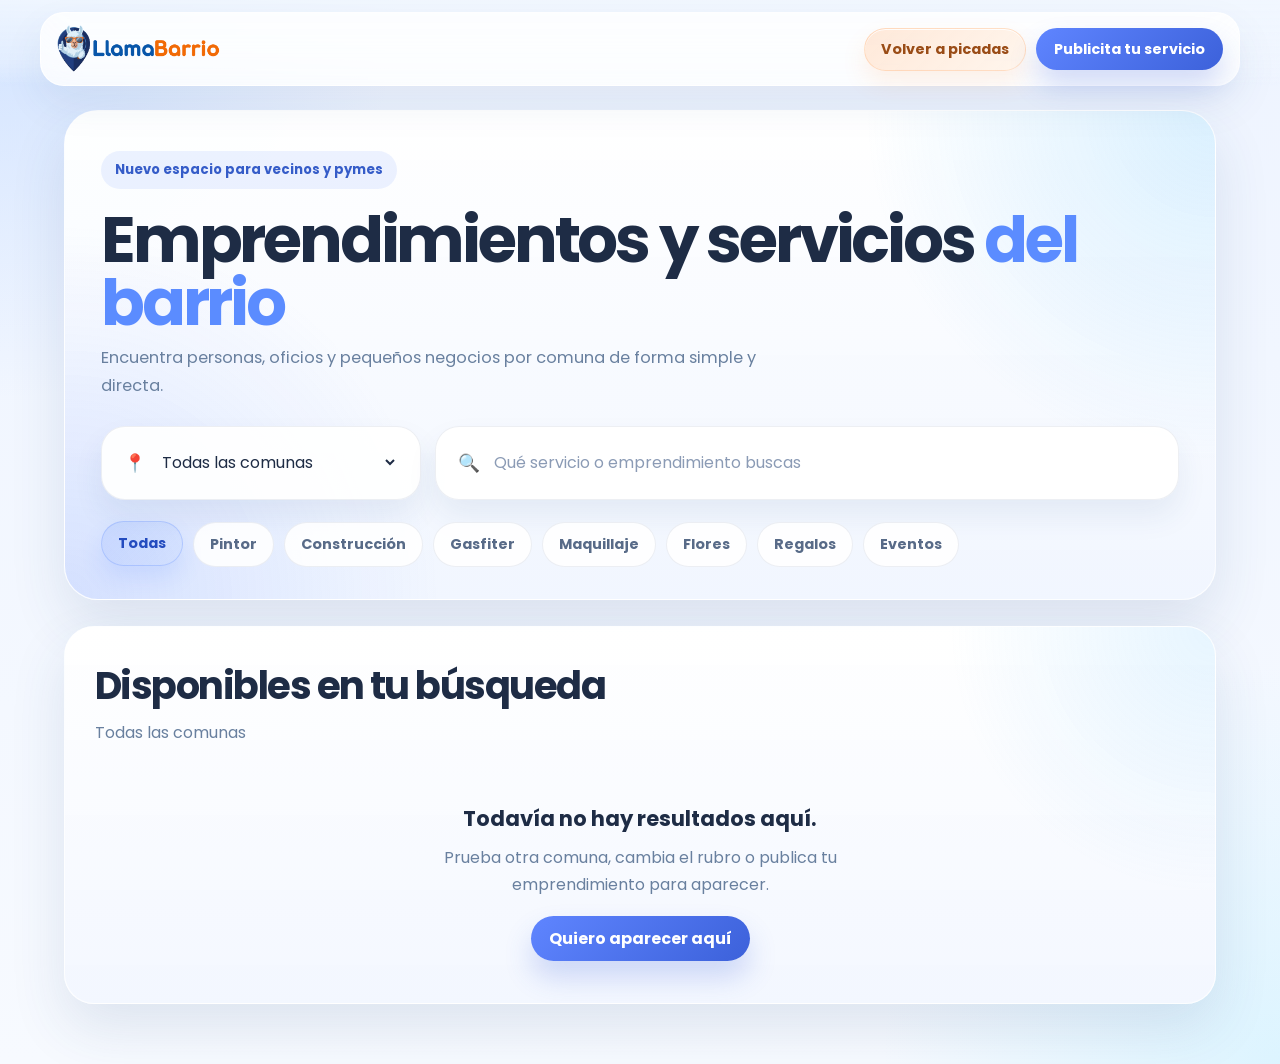
<file: emprendimientos.html>
﻿<!DOCTYPE html>
<html lang="es">
<head>
    <meta charset="UTF-8">
    <meta name="viewport" content="width=device-width, initial-scale=1.0">
    <title>Pymes y servicios por comuna | LlamaBarrio</title>
    <meta name="description" content="Encuentra pymes, emprendimientos y servicios por comuna en LlamaBarrio. Busca datos reales del barrio en una experiencia simple, local y directa.">
    <link rel="canonical" href="https://llamabarrio.cl/emprendimientos.html">
    <meta property="og:locale" content="es_CL">
    <meta property="og:type" content="website">
    <meta property="og:title" content="Pymes y servicios por comuna | LlamaBarrio">
    <meta property="og:description" content="Explora pymes, emprendimientos y servicios del barrio por comuna en una experiencia simple y directa.">
    <meta property="og:url" content="https://llamabarrio.cl/emprendimientos.html">
    <meta property="og:site_name" content="LlamaBarrio">
    <meta property="og:image" content="https://llamabarrio.cl/images/logo.png">
    <meta property="og:image:alt" content="Logo de LlamaBarrio">
    <meta name="twitter:card" content="summary">
    <meta name="twitter:title" content="Pymes y servicios por comuna | LlamaBarrio">
    <meta name="twitter:description" content="Explora pymes, emprendimientos y servicios del barrio por comuna.">
    <meta name="twitter:image" content="https://llamabarrio.cl/images/logo.png">
    <link rel="preconnect" href="https://fonts.googleapis.com">
    <link rel="preconnect" href="https://fonts.gstatic.com" crossorigin>
    <link href="https://fonts.googleapis.com/css2?family=Poppins:wght@400;500;600;700;800&display=swap" rel="stylesheet">
    <link rel="stylesheet" href="emprendimientos.css">
    <link rel="icon" type="image/png" href="images/favicon.png">
</head>
<body>
    <nav class="services-nav">
        <div class="services-nav-inner">
            <a href="index.html" class="services-logo-link">
                <img src="images/logo.png" alt="LlamaBarrio" class="services-logo" fetchpriority="high" decoding="async">
            </a>
            <div class="services-nav-actions">
                <a href="index.html" class="services-nav-back">Volver a picadas</a>
                <a href="#" class="services-nav-cta" data-open-services-form>Publicita tu servicio</a>
            </div>
        </div>
    </nav>

    <main class="services-shell">
        <section class="services-hero">
            <div class="services-badge">Nuevo espacio para vecinos y pymes</div>
            <h1>Emprendimientos y servicios <span>del barrio</span></h1>
            <p>Encuentra personas, oficios y pequeños negocios por comuna de forma simple y directa.</p>

            <div class="services-search-panel">
                <div class="services-input services-input-select">
                    <span class="services-input-icon">&#128205;</span>
                    <select id="services-comuna">
                        <option value="">Todas las comunas</option>
                        <option>Alhué</option>
                        <option>Buin</option>
                        <option>Calera de Tango</option>
                        <option>Cerrillos</option>
                        <option>Cerro Navia</option>
                        <option>Colina</option>
                        <option>Conchalí</option>
                        <option>Curacaví</option>
                        <option>El Bosque</option>
                        <option>El Monte</option>
                        <option>Estación Central</option>
                        <option>Huechuraba</option>
                        <option>Independencia</option>
                        <option>Isla de Maipo</option>
                        <option>La Cisterna</option>
                        <option>La Florida</option>
                        <option>La Granja</option>
                        <option>La Pintana</option>
                        <option>La Reina</option>
                        <option>Lampa</option>
                        <option>Las Condes</option>
                        <option>Lo Barnechea</option>
                        <option>Lo Espejo</option>
                        <option>Lo Prado</option>
                        <option>Macul</option>
                        <option>Maipú</option>
                        <option>María Pinto</option>
                        <option>Melipilla</option>
                        <option>Ñuñoa</option>
                        <option>Padre Hurtado</option>
                        <option>Paine</option>
                        <option>Pedro Aguirre Cerda</option>
                        <option>Peñaflor</option>
                        <option>Peñalolén</option>
                        <option>Pirque</option>
                        <option>Providencia</option>
                        <option>Pudahuel</option>
                        <option>Puente Alto</option>
                        <option>Quilicura</option>
                        <option>Quinta Normal</option>
                        <option>Recoleta</option>
                        <option>Renca</option>
                        <option>San Bernardo</option>
                        <option>San Joaquín</option>
                        <option>San José de Maipo</option>
                        <option>San Miguel</option>
                        <option>San Pedro</option>
                        <option>San Ramón</option>
                        <option>Santiago</option>
                        <option>Talagante</option>
                        <option>Tiltil</option>
                        <option>Vitacura</option>
                    </select>
                </div>

                <div class="services-input services-input-search">
                    <span class="services-input-icon">&#128269;</span>
                    <input type="text" id="services-search" placeholder="Qué servicio o emprendimiento buscas">
                </div>
            </div>

            <div class="services-categories">
                <button type="button" class="service-chip is-active" data-category="Todas">Todas</button>
                <button type="button" class="service-chip" data-category="Pintor">Pintor</button>
                <button type="button" class="service-chip" data-category="Construcción">Construcción</button>
                <button type="button" class="service-chip" data-category="Gasfiter">Gasfiter</button>
                <button type="button" class="service-chip" data-category="Maquillaje">Maquillaje</button>
                <button type="button" class="service-chip" data-category="Flores">Flores</button>
                <button type="button" class="service-chip" data-category="Regalos">Regalos</button>
                <button type="button" class="service-chip" data-category="Eventos">Eventos</button>
            </div>
        </section>

        <section class="services-results">
            <div class="services-results-head">
                <div>
                    <h2>Disponibles en tu búsqueda</h2>
                    <p id="services-current-comuna">Todas las comunas</p>
                </div>
            </div>

            <div class="services-grid" id="services-grid"></div>

            <div class="services-empty" id="services-empty" hidden>
                <p class="services-empty-title">Todavía no hay resultados aquí.</p>
                <p class="services-empty-copy">Prueba otra comuna, cambia el rubro o publica tu emprendimiento para aparecer.</p>
                <a href="#" class="services-empty-cta" data-open-services-form>Quiero aparecer aquí</a>
            </div>
        </section>
    </main>

    <div id="services-modal" class="services-modal" hidden>
        <div class="services-modal-backdrop" data-close-services-modal></div>
        <div class="services-modal-card">
            <button type="button" class="services-modal-close" data-close-services-modal>&times;</button>
            <div class="services-modal-top">
                <span id="services-modal-category" class="services-modal-tag"></span>
                <h3 id="services-modal-title"></h3>
                <p id="services-modal-description"></p>
            </div>
            <div class="services-modal-meta">
                <p id="services-modal-comuna"></p>
                <p id="services-modal-cobertura"></p>
                <p id="services-modal-contacto"></p>
                <p id="services-modal-instagram"></p>
            </div>
        </div>
    </div>

    <div id="services-business-modal" class="services-modal" hidden>
        <div class="services-modal-backdrop" data-close-services-business-modal></div>
        <div class="services-modal-card services-modal-card-form">
            <button type="button" class="services-modal-close" data-close-services-business-modal>&times;</button>
            <div class="services-modal-top">
                <span class="services-modal-tag">Pymes y servicios</span>
                <h3>Publicita tu servicio</h3>
                <p>Completa tu formulario dentro de la misma página para que la información llegue directamente a tu Sheet.</p>
            </div>
            <iframe
                id="services-business-frame"
                class="services-business-frame"
                src=""
                title="Formulario de Pymes y Servicios"
                loading="lazy"></iframe>
        </div>
    </div>

    <script src="emprendimientos.js" defer></script>
</body>
</html>
</file>
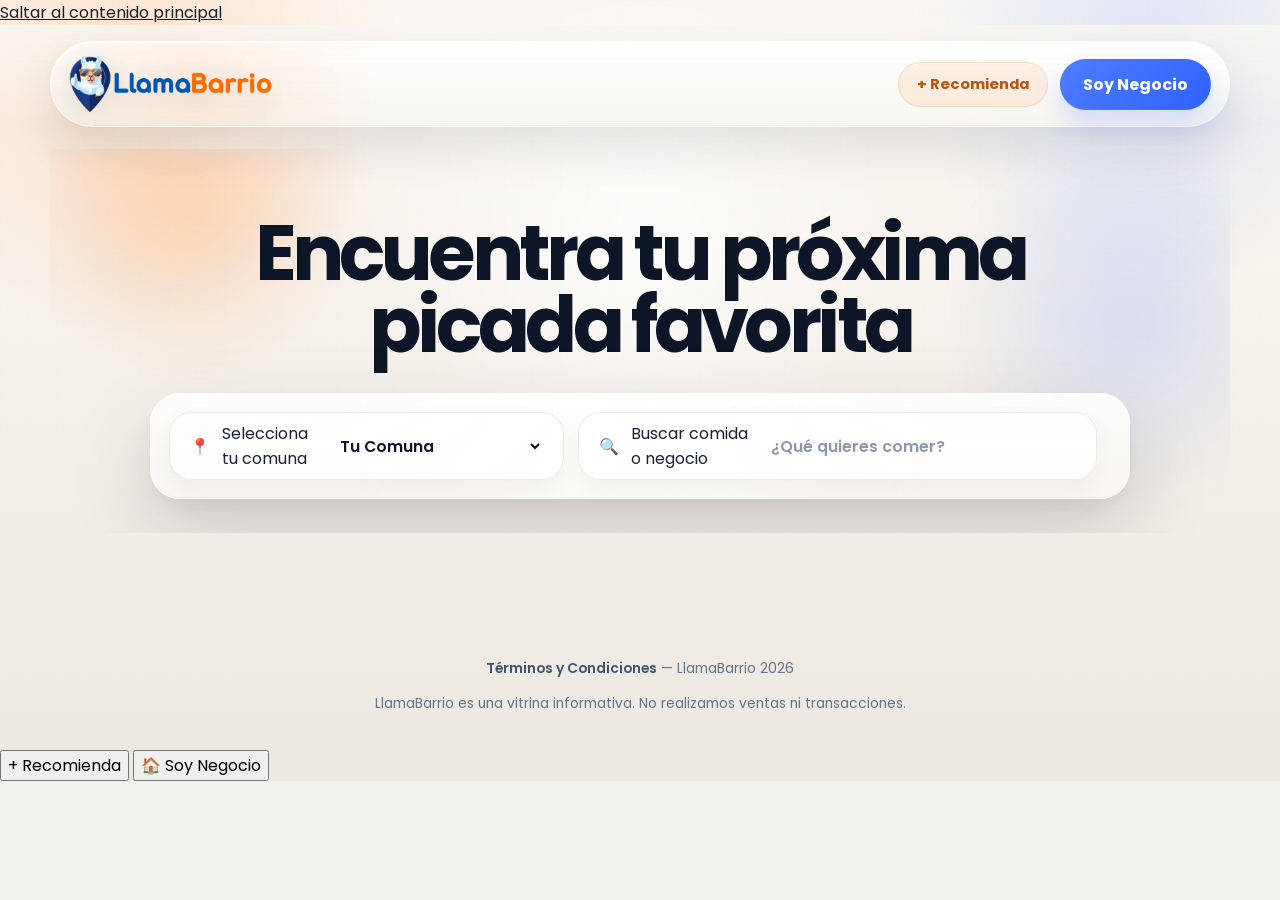
<file: index.html.html>
<!DOCTYPE html>
<html lang="es">
<head>
    <meta charset="UTF-8">
    <meta name="viewport" content="width=device-width, initial-scale=1.0">
    <title>LlamaBarrio - Tu comunidad conectada</title>
    <meta name="description" content="Descubre picadas y negocios locales en tu comuna con LlamaBarrio.">
    
    <meta name="theme-color" content="#000000">
    <link rel="manifest" href="/manifest.json">

    <link href="https://fonts.googleapis.com/css2?family=Poppins:wght@400;500;600;700;800&display=swap" rel="stylesheet">
    
    <link rel="stylesheet" href="style.css?v=5.0">

    <style>
      @media screen and (max-width: 800px) {
          .site-footer {
              background: #000 !important; /* Fondo negro puro */
              padding: 12px 0 !important;   /* Muy delgado */
              margin: 0 !important;
              border-top: 1px solid #333;
          }
          .footer-content p {
              font-size: 10px !important;    /* Texto muy pequeño */
              color: #fff !important;        /* Letras blancas */
              margin: 0 !important;
              letter-spacing: 0.5px;
          }
          .footer-content a {
              color: #fff !important;
              text-decoration: none;
              font-weight: 600;
          }
          /* Ocultamos el disclaimer legal largo en la app */
          .disclaimer-text {
              display: none !important;
          }
          /* Ajuste para que no choque con los botones flotantes */
          body {
              padding-bottom: 120px !important;
          }
      }
    </style>

    <meta name="apple-mobile-web-app-capable" content="yes">
    <meta name="apple-mobile-web-app-status-bar-style" content="black-translucent">
</head>
<body>
    <a href="#main-content" class="skip-link">Saltar al contenido principal</a>

    <nav class="navbar" aria-label="Navegación principal">
        <div class="nav-container">
            <div class="logo">
                <a href="/" aria-label="Ir al inicio de LlamaBarrio">
                    <img src="images/logo.png" alt="LlamaBarrio" class="logo-img">
                </a>
            </div>
            <div class="nav-right desktop-only">
                <a href="#" class="btn-recomienda">+ Recomienda</a>
                <button class="btn-negocio-blue">Soy Negocio</button>
            </div>
        </div>
    </nav>

    <header class="hero">
        <h1>Encuentra tu próxima <br><span class="highlight">picada favorita</span></h1>
        <div class="search-area">
                <div class="filter-group">
                    <div class="oval-input">
                        <span>📍</span>
                        <label for="comuna-select" class="sr-only">Selecciona tu comuna</label>
                        <select id="comuna-select" class="clean-select">
                            <option value="" disabled selected>Tu Comuna</option>
                            <option value="santiago">Santiago Centro</option>
                        </select>
                    </div>
                </div>
                <div class="filter-group">
                    <div class="search-box oval-input">
                        <span class="search-icon">🔍</span>
                        <label for="buscador-comida" class="sr-only">Buscar comida o negocio</label>
                        <input id="buscador-comida" type="text" placeholder="¿Qué quieres comer?" autocomplete="off">
                    </div>
                </div>
            </div>
    </header>

    <main id="main-content" class="content" tabindex="-1">
        <section style="height: 100px;" aria-label="Sección de contenido en construcción"></section>
    </main>

    <footer class="site-footer">
        <div class="footer-content">
            <p><a href="#" aria-label="Leer términos y condiciones">Términos y Condiciones</a> — LlamaBarrio 2026</p>
            <p class="disclaimer-text">LlamaBarrio es una vitrina informativa. No realizamos ventas ni transacciones.</p>
        </div>
    </footer>

    <nav class="floating-nav mobile-only" aria-label="Acciones rápidas">
        <button type="button" class="btn-blue">+ Recomienda</button>
        <button type="button" class="btn-outline">🏠 Soy Negocio</button>
    </nav>

    <script src="script.js"></script>
</body>
</html>
</file>
<file: emprendimientos.css>
﻿:root {
    --services-bg: #eef4ff;
    --services-bg-2: #f7faff;
    --services-card: #ffffff;
    --services-card-2: #f8fbff;
    --services-line: rgba(36, 60, 99, 0.1);
    --services-text: #1e2c45;
    --services-muted: #69809f;
    --services-blue: #4e7cff;
    --services-cyan: #66c2ff;
    --services-shadow: 0 24px 56px rgba(41, 72, 122, 0.12);
}

* {
    box-sizing: border-box;
}

body {
    margin: 0;
    font-family: "Poppins", sans-serif;
    color: var(--services-text);
    background:
        radial-gradient(circle at top left, rgba(120, 173, 255, 0.24), transparent 24%),
        radial-gradient(circle at bottom right, rgba(113, 220, 255, 0.2), transparent 24%),
        linear-gradient(180deg, var(--services-bg), var(--services-bg-2));
}

.services-nav {
    position: sticky;
    top: 0;
    z-index: 1200;
    padding: 12px 24px 0;
    background: linear-gradient(180deg, rgba(241, 247, 255, 0.9), rgba(241, 247, 255, 0.45) 72%, transparent);
    backdrop-filter: blur(18px);
}

.services-nav-inner {
    max-width: 1200px;
    margin: 0 auto;
    padding: 12px 16px;
    border-radius: 24px;
    border: 1px solid rgba(255, 255, 255, 0.88);
    background: rgba(255, 255, 255, 0.78);
    backdrop-filter: blur(18px);
    box-shadow: 0 18px 40px rgba(41, 72, 122, 0.08);
    display: flex;
    align-items: center;
    justify-content: space-between;
    gap: 18px;
}

.services-logo {
    height: 48px;
    width: auto;
    display: block;
}

.services-nav-actions {
    display: flex;
    align-items: center;
    gap: 12px;
}

.services-nav-back,
.services-nav-cta,
.services-empty-cta,
.services-submit {
    border-radius: 999px;
    font-weight: 700;
    text-decoration: none;
    display: inline-flex;
    align-items: center;
    justify-content: center;
    transition: transform 0.22s ease, box-shadow 0.22s ease, background-color 0.22s ease;
}

 .services-nav-back {
    padding: 10px 16px;
    color: #9a4c16;
    background: linear-gradient(135deg, rgba(255, 231, 214, 0.92), rgba(255, 245, 236, 0.96));
    border: 1px solid rgba(255, 164, 95, 0.26);
    box-shadow:
        0 12px 24px rgba(255, 143, 61, 0.12),
        inset 0 1px 0 rgba(255, 255, 255, 0.84);
}

.services-nav-cta,
.services-empty-cta,
.services-submit {
    padding: 10px 18px;
    color: #fff;
    border: 0;
    background: linear-gradient(135deg, #5f85ff, #3c61da);
    box-shadow: 0 16px 28px rgba(60, 97, 218, 0.22);
    cursor: pointer;
}

.services-nav-back:hover,
.services-nav-cta:hover,
.services-empty-cta:hover,
.services-submit:hover {
    transform: translateY(-2px);
}

.services-nav-back:hover {
    color: #844010;
    background: linear-gradient(135deg, rgba(255, 222, 197, 0.98), rgba(255, 238, 223, 1));
}

.services-shell {
    max-width: 1200px;
    margin: 0 auto;
    padding: 24px 24px 60px;
}

.services-hero {
    padding: 40px 36px 32px;
    border-radius: 34px;
    border: 1px solid rgba(255, 255, 255, 0.88);
    background:
        radial-gradient(circle at top right, rgba(102, 194, 255, 0.24), transparent 28%),
        radial-gradient(circle at bottom left, rgba(78, 124, 255, 0.18), transparent 30%),
        linear-gradient(180deg, rgba(255, 255, 255, 0.96), rgba(241, 246, 255, 0.98));
    box-shadow: var(--services-shadow);
}

.services-badge {
    display: inline-flex;
    align-items: center;
    justify-content: center;
    padding: 9px 14px;
    border-radius: 999px;
    background: rgba(78, 124, 255, 0.1);
    color: #355cc8;
    font-size: 0.82rem;
    font-weight: 700;
}

.services-hero h1 {
    margin: 20px 0 10px;
    font-size: clamp(2.2rem, 5vw, 4.4rem);
    line-height: 0.98;
    letter-spacing: -0.05em;
}

.services-hero h1 span {
    color: #5b8cff;
}

.services-hero > p {
    margin: 0;
    max-width: 680px;
    color: var(--services-muted);
    font-size: 1.02rem;
    line-height: 1.7;
}

.services-search-panel {
    margin-top: 26px;
    display: grid;
    grid-template-columns: minmax(220px, 320px) minmax(0, 1fr);
    gap: 14px;
}

.services-input {
    height: 74px;
    display: flex;
    align-items: center;
    gap: 12px;
    padding: 0 22px;
    border-radius: 24px;
    border: 1px solid rgba(36, 60, 99, 0.08);
    background: rgba(255, 255, 255, 0.92);
    box-shadow:
        0 16px 30px rgba(41, 72, 122, 0.08),
        inset 0 1px 0 rgba(255, 255, 255, 0.94);
}

.services-input-icon {
    font-size: 1.1rem;
}

.services-input select,
.services-input input {
    width: 100%;
    border: 0;
    outline: none;
    background: transparent;
    font: inherit;
    color: var(--services-text);
}

.services-input input::placeholder {
    color: #8b9bb5;
}

.services-categories {
    margin-top: 22px;
    display: flex;
    flex-wrap: wrap;
    gap: 10px;
}

.service-chip {
    padding: 11px 16px;
    border-radius: 999px;
    border: 1px solid rgba(36, 60, 99, 0.08);
    background: rgba(255, 255, 255, 0.88);
    color: #586b88;
    font: inherit;
    font-size: 0.9rem;
    font-weight: 700;
    cursor: pointer;
    transition: transform 0.22s ease, box-shadow 0.22s ease, color 0.22s ease;
}

.service-chip:hover,
.service-chip.is-active {
    transform: translateY(-1px);
}

.service-chip.is-active {
    color: #244cbf;
    border-color: rgba(78, 124, 255, 0.24);
    background: linear-gradient(135deg, rgba(92, 140, 255, 0.16), rgba(92, 140, 255, 0.08));
    box-shadow: 0 12px 22px rgba(78, 124, 255, 0.14);
}

.services-results {
    margin-top: 26px;
    padding: 30px 30px 34px;
    border-radius: 30px;
    border: 1px solid rgba(255, 255, 255, 0.84);
    background:
        radial-gradient(circle at top right, rgba(102, 194, 255, 0.16), transparent 22%),
        linear-gradient(180deg, rgba(255, 255, 255, 0.96), rgba(243, 247, 255, 0.98));
    box-shadow: var(--services-shadow);
}

.services-results-head {
    margin-bottom: 20px;
}

.services-results-head h2 {
    margin: 0;
    font-size: clamp(1.6rem, 3vw, 2.4rem);
    letter-spacing: -0.04em;
}

.services-results-head p {
    margin: 6px 0 0;
    color: var(--services-muted);
}

.services-grid {
    display: grid;
    grid-template-columns: repeat(3, minmax(0, 1fr));
    gap: 16px;
}

.service-card {
    position: relative;
    display: flex;
    flex-direction: column;
    padding: 20px;
    border-radius: 24px;
    border: 1px solid rgba(216, 151, 92, 0.18);
    background:
        radial-gradient(circle at top right, rgba(255, 205, 165, 0.28), transparent 26%),
        linear-gradient(180deg, rgba(255, 252, 248, 1), rgba(255, 241, 229, 0.99));
    box-shadow:
        0 18px 34px rgba(130, 91, 49, 0.1),
        inset 0 1px 0 rgba(255, 255, 255, 0.96);
    cursor: pointer;
    transition: transform 0.22s ease, box-shadow 0.22s ease, border-color 0.22s ease;
}

.service-card:hover {
    transform: translateY(-3px);
    border-color: rgba(255, 143, 61, 0.24);
    box-shadow:
        0 22px 42px rgba(130, 91, 49, 0.14),
        inset 0 1px 0 rgba(255, 255, 255, 0.96);
}

.service-card-top {
    display: flex;
    justify-content: space-between;
    gap: 12px;
    align-items: flex-start;
    margin-bottom: 14px;
}

.service-card-tag,
.services-modal-tag {
    display: inline-flex;
    align-items: center;
    justify-content: center;
    padding: 7px 11px;
    border-radius: 999px;
    background: rgba(78, 124, 255, 0.1);
    color: #355cc8;
    font-size: 0.74rem;
    font-weight: 700;
}

.service-card-priority {
    padding: 6px 10px;
    border-radius: 999px;
    background: rgba(102, 194, 255, 0.14);
    color: #2f6aa9;
    font-size: 0.72rem;
    font-weight: 700;
}

.service-card h3 {
    margin: 0 0 8px;
    font-size: 1.22rem;
    line-height: 1.15;
    letter-spacing: -0.03em;
}

.service-card p {
    margin: 0;
    color: var(--services-muted);
    line-height: 1.65;
    font-size: 0.92rem;
}

.service-card-meta {
    margin-top: 14px;
    display: flex;
    flex-wrap: wrap;
    gap: 8px;
}

.service-meta-pill {
    display: inline-flex;
    align-items: center;
    padding: 7px 10px;
    border-radius: 999px;
    background: rgba(255, 143, 61, 0.08);
    color: #7c5d49;
    font-size: 0.75rem;
    font-weight: 600;
}

.service-card-social {
    margin-top: 12px;
    color: #b85614;
    font-size: 0.82rem;
    font-weight: 700;
}

.service-card-link {
    display: inline-flex;
    align-items: center;
    gap: 6px;
    text-decoration: none;
    transition: color 0.2s ease, transform 0.2s ease;
}

.service-card-link:hover {
    color: #93440f;
    transform: translateY(-1px);
}

.service-card-actions {
    margin-top: auto;
    padding-top: 16px;
    display: flex;
}

.service-contact-btn {
    display: inline-flex;
    align-items: center;
    justify-content: center;
    padding: 10px 16px;
    border-radius: 999px;
    background: linear-gradient(135deg, #57d86f, #1faa4a);
    color: #ffffff;
    font-size: 0.84rem;
    font-weight: 700;
    line-height: 1.2;
    text-align: center;
    text-decoration: none;
    box-shadow: 0 14px 26px rgba(31, 170, 74, 0.2);
    transition: transform 0.22s ease, box-shadow 0.22s ease, filter 0.22s ease;
}

.service-contact-btn:hover {
    transform: translateY(-2px);
    box-shadow: 0 18px 30px rgba(31, 170, 74, 0.24);
    filter: brightness(1.02);
}

.services-empty {
    padding: 38px 20px 8px;
    text-align: center;
}

.services-empty-title {
    margin: 0;
    font-size: 1.32rem;
    font-weight: 700;
}

.services-empty-copy {
    margin: 10px auto 0;
    max-width: 520px;
    color: var(--services-muted);
    line-height: 1.7;
}

.services-empty-cta {
    margin-top: 18px;
}

.services-modal[hidden] {
    display: none;
}

.services-modal {
    position: fixed;
    inset: 0;
    z-index: 1200;
}

.services-modal-backdrop {
    position: absolute;
    inset: 0;
    background: rgba(16, 25, 41, 0.45);
    backdrop-filter: blur(8px);
}

.services-modal-card {
    position: relative;
    z-index: 1;
    width: min(92vw, 560px);
    margin: 6vh auto 0;
    padding: 28px;
    border-radius: 24px;
    border: 1px solid rgba(255, 255, 255, 0.84);
    background: linear-gradient(180deg, rgba(255, 255, 255, 0.98), rgba(244, 248, 255, 0.98));
    box-shadow: 0 30px 70px rgba(16, 25, 41, 0.18);
}

.services-modal-close {
    position: absolute;
    top: 16px;
    right: 16px;
    width: 42px;
    height: 42px;
    border: 0;
    border-radius: 50%;
    background: rgba(78, 124, 255, 0.08);
    color: var(--services-text);
    font-size: 1.4rem;
    cursor: pointer;
}

.services-modal-top h3 {
    margin: 14px 0 8px;
    font-size: 1.9rem;
    letter-spacing: -0.04em;
}

.services-modal-top p {
    margin: 0;
    color: var(--services-muted);
    line-height: 1.7;
}

.services-modal-meta {
    margin-top: 18px;
    padding-top: 18px;
    border-top: 1px solid rgba(36, 60, 99, 0.08);
    display: grid;
    gap: 10px;
}

.services-modal-meta p {
    margin: 0;
    color: var(--services-text);
    font-size: 0.95rem;
    line-height: 1.6;
}

.services-business-form {
    margin-top: 18px;
    display: grid;
    grid-template-columns: 1fr 1fr;
    gap: 14px;
}

.services-business-form label {
    display: flex;
    flex-direction: column;
    gap: 8px;
    font-size: 0.9rem;
    font-weight: 600;
    color: var(--services-text);
}

.services-business-form input,
.services-business-form textarea {
    width: 100%;
    border-radius: 16px;
    border: 1px solid rgba(36, 60, 99, 0.1);
    background: #fff;
    padding: 14px 15px;
    font: inherit;
    color: var(--services-text);
    resize: vertical;
}

.services-form-full {
    grid-column: 1 / -1;
}

@media (max-width: 920px) {
    .services-search-panel,
    .services-grid,
    .services-business-form {
        grid-template-columns: 1fr;
    }

    .services-nav-inner,
    .services-nav-actions {
        flex-direction: column;
        align-items: stretch;
    }
}

@media (max-width: 640px) {
    .services-nav,
    .services-shell {
        padding-left: 14px;
        padding-right: 14px;
    }

    .services-nav-inner,
    .services-hero,
    .services-results,
    .services-modal-card {
        border-radius: 24px;
    }

    .services-hero,
    .services-results {
        padding: 24px 18px;
    }

    .services-input {
        height: 66px;
        border-radius: 20px;
        padding: 0 18px;
    }

    .services-categories {
        flex-wrap: nowrap;
        overflow-x: auto;
        padding-bottom: 4px;
    }

    .services-categories::-webkit-scrollbar {
        display: none;
    }
}

@media (min-width: 821px) {
    .services-nav-actions {
        gap: 10px;
    }

    .services-nav-back,
    .services-nav-cta {
        font-size: 0.9rem;
        min-height: 42px;
    }
}

@media (max-width: 640px) {
    .services-nav {
        padding-top: 8px;
    }

    .services-nav-inner {
        padding: 12px 12px;
    }

    .services-nav-actions {
        gap: 8px;
    }

    .services-nav-back,
    .services-nav-cta {
        min-height: 38px;
        padding: 9px 14px !important;
        font-size: 0.82rem;
    }

    .service-card-actions {
        margin-top: 14px;
    }

    .service-contact-btn {
        width: 100%;
    }
}

.services-modal-card-form {
    width: min(92vw, 720px);
}

.services-modal-card-form .services-modal-top p {
    max-width: 52ch;
}

.services-business-frame {
    width: 100%;
    height: min(70vh, 760px);
    margin-top: 18px;
    border: 0;
    border-radius: 18px;
    background: rgba(255, 255, 255, 0.92);
    box-shadow:
        inset 0 1px 0 rgba(255, 255, 255, 0.96),
        0 8px 18px rgba(41, 72, 122, 0.06);
}

@media (max-width: 640px) {
    .services-modal-card-form {
        width: min(94vw, 100%);
        padding: 22px 18px;
    }

    .services-business-frame {
        height: min(66vh, 620px);
        margin-top: 14px;
        border-radius: 16px;
    }
}
</file>
<file: style.css>
﻿:root {
    --bg: #f3f1ec;
    --bg-soft: #faf7f2;
    --bg-muted: #ebe6de;
    --surface: rgba(255, 255, 255, 0.86);
    --surface-strong: rgba(255, 255, 255, 0.96);
    --surface-glass: rgba(255, 255, 255, 0.72);
    --surface-tinted: rgba(255, 247, 240, 0.92);
    --surface-blue: rgba(243, 247, 255, 0.96);
    --card: #ffffff;
    --text: #182131;
    --text-strong: #0d1626;
    --muted: #64748b;
    --muted-strong: #49576d;
    --line: rgba(15, 23, 42, 0.09);
    --line-strong: rgba(15, 23, 42, 0.16);
    --accent: #ff8f3d;
    --accent-strong: #ff6b1a;
    --accent-soft: rgba(255, 143, 61, 0.14);
    --accent-soft-strong: rgba(255, 143, 61, 0.2);
    --accent-glow: rgba(255, 143, 61, 0.22);
    --blue: #4f7cff;
    --blue-strong: #2f63ff;
    --blue-soft: rgba(79, 124, 255, 0.14);
    --blue-glow: rgba(79, 124, 255, 0.18);
    --success: #15b86f;
    --success-soft: rgba(21, 184, 111, 0.14);
    --danger: #d84b5b;
    --danger-soft: rgba(216, 75, 91, 0.12);
    --shadow-xl: 0 38px 110px rgba(18, 29, 49, 0.18);
    --shadow-lg: 0 28px 68px rgba(18, 29, 49, 0.16);
    --shadow-md: 0 18px 38px rgba(18, 29, 49, 0.13);
    --shadow-sm: 0 10px 24px rgba(18, 29, 49, 0.1);
    --radius-xl: 34px;
    --radius-lg: 26px;
    --radius-md: 20px;
    --radius-sm: 16px;
    --container: 1180px;
}

* { box-sizing: border-box; }

html {
    scroll-behavior: smooth;
    background: var(--bg);
}

body {
    margin: 0;
    font-family: 'Poppins', sans-serif;
    color: var(--text);
    background:
        radial-gradient(circle at 10% 8%, rgba(255, 143, 61, 0.22), transparent 20%),
        radial-gradient(circle at 90% 6%, rgba(79, 124, 255, 0.16), transparent 18%),
        radial-gradient(circle at 50% 30%, rgba(255, 255, 255, 0.78), transparent 30%),
        linear-gradient(180deg, #fbf8f3 0%, #f5f1ea 46%, #ece7df 100%);
    overflow-x: hidden;
    -webkit-font-smoothing: antialiased;
    text-rendering: optimizeLegibility;
    position: relative;
}

body::before {
    content: "";
    position: fixed;
    inset: 0;
    background-image:
        linear-gradient(rgba(24, 33, 49, 0.025) 1px, transparent 1px),
        linear-gradient(90deg, rgba(24, 33, 49, 0.025) 1px, transparent 1px);
    background-size: 28px 28px;
    pointer-events: none;
    opacity: 0.32;
    mask-image: linear-gradient(180deg, rgba(0, 0, 0, 0.92), rgba(0, 0, 0, 0.22));
}

img { max-width: 100%; display: block; }
button, select, input, iframe { font: inherit; }
button { cursor: pointer; }
a { color: inherit; }

.main-wrapper {
    max-width: var(--container);
    margin: 0 auto;
    padding: 0 24px 70px;
    position: relative;
    z-index: 1;
}

.section-block {
    margin-top: 42px;
    position: relative;
}

.section-heading {
    margin-bottom: 24px;
    position: relative;
}

.section-heading-split {
    display: flex;
    justify-content: space-between;
    align-items: flex-end;
    gap: 20px;
}

.navbar {
    position: sticky;
    top: 0;
    z-index: 1200;
    display: flex;
    justify-content: center;
    padding: 16px 0 0;
    background: linear-gradient(180deg, rgba(248, 246, 241, 0.84), rgba(248, 246, 241, 0.34) 72%, transparent);
    backdrop-filter: blur(22px);
}

.nav-container {
    width: min(var(--container), calc(100% - 24px));
    padding: 12px 18px;
    display: flex;
    justify-content: space-between;
    align-items: center;
    gap: 20px;
    border-radius: 999px;
    border: 1px solid rgba(255, 255, 255, 0.78);
    background:
        radial-gradient(circle at 12% 50%, rgba(255, 143, 61, 0.14), transparent 18%),
        linear-gradient(180deg, rgba(255, 255, 255, 0.95), rgba(247, 245, 240, 0.92));
    box-shadow:
        0 22px 44px rgba(18, 29, 49, 0.1),
        inset 0 1px 0 rgba(255, 255, 255, 0.96),
        inset 0 -1px 0 rgba(15, 23, 42, 0.03);
}

.logo-img {
    height: 60px;
    padding: 0;
    border-radius: 0;
    background: transparent;
    box-shadow: none;
    filter:
        brightness(1.03)
        contrast(1.08)
        saturate(1.04)
        drop-shadow(0 6px 14px rgba(18, 29, 49, 0.12));
}

.nav-right {
    display: flex;
    align-items: center;
    gap: 12px;
}

.btn-recomienda,
.btn-negocio-blue,
.btn-contact,
.btn-empty-state,
.btn-buscar-main,
.btn-ver,
.category-pill,
.mini-filter,
.comm-card,
.local-card,
.mobile-nav-item,
.faq-question,
.close-btn {
    transition:
        transform 0.25s ease,
        box-shadow 0.25s ease,
        border-color 0.25s ease,
        background 0.25s ease,
        color 0.25s ease,
        opacity 0.25s ease;
}

.btn-recomienda,
.btn-emprendimientos,
.btn-negocio-blue,
.btn-contact,
.btn-empty-state {
    text-decoration: none;
    display: inline-flex;
    align-items: center;
    justify-content: center;
    border-radius: 999px;
    font-weight: 700;
}

.btn-recomienda {
    padding: 11px 18px;
    color: #b85614;
    background: rgba(255, 143, 61, 0.12);
    border: 1px solid rgba(255, 143, 61, 0.24);
    box-shadow: inset 0 1px 0 rgba(255, 255, 255, 0.72);
    font-size: 0.92rem;
}

.btn-emprendimientos {
    padding: 11px 18px;
    color: #2b67a8;
    background: linear-gradient(135deg, rgba(186, 233, 255, 0.82), rgba(222, 244, 255, 0.9));
    border: 1px solid rgba(108, 189, 236, 0.34);
    box-shadow:
        0 12px 24px rgba(88, 167, 215, 0.14),
        inset 0 1px 0 rgba(255, 255, 255, 0.84);
    font-size: 0.92rem;
}

.btn-negocio-blue,
.btn-contact,
.btn-empty-state,
.btn-buscar-main {
    position: relative;
    overflow: hidden;
    border: 1px solid transparent;
}

.btn-negocio-blue::before,
.btn-contact::before,
.btn-empty-state::before,
.btn-buscar-main::before,
.btn-ver::before {
    content: "";
    position: absolute;
    inset: 0;
    background: linear-gradient(120deg, rgba(255, 255, 255, 0.45), transparent 38%, transparent 62%, rgba(255, 255, 255, 0.18));
    opacity: 0;
    transition: opacity 0.25s ease;
}

.btn-negocio-blue:hover::before,
.btn-contact:hover::before,
.btn-empty-state:hover::before,
.btn-buscar-main:hover::before,
.btn-ver:hover::before {
    opacity: 1;
}

.btn-negocio-blue {
    padding: 12px 22px;
    color: #fff;
    background: linear-gradient(135deg, var(--blue) 0%, var(--blue-strong) 100%);
    box-shadow: 0 14px 26px rgba(79, 124, 255, 0.22);
}

.btn-contact,
.btn-empty-state,
.btn-buscar-main {
    color: #fff;
    background: linear-gradient(135deg, var(--accent) 0%, var(--accent-strong) 100%);
    box-shadow: 0 14px 24px rgba(255, 107, 26, 0.22);
}

.btn-contact {
    padding: 14px 24px;
    font-size: 0.95rem;
}

.hero {
    max-width: var(--container);
    margin: 22px auto 0;
    padding: 46px 24px 34px;
    position: relative;
    overflow: hidden;
}

.hero::before,
.hero::after {
    content: "";
    position: absolute;
    border-radius: 50%;
    pointer-events: none;
    filter: blur(14px);
}

.hero::before {
    width: 360px;
    height: 360px;
    top: -120px;
    left: -40px;
    background: radial-gradient(circle, rgba(255, 143, 61, 0.26), transparent 68%);
}

.hero::after {
    width: 380px;
    height: 380px;
    top: -20px;
    right: -90px;
    background: radial-gradient(circle, rgba(79, 124, 255, 0.18), transparent 70%);
}

.hero::selection,
.hero *::selection {
    background: rgba(255, 143, 61, 0.2);
}

.hero > * {
    position: relative;
    z-index: 1;
}

.hero-floating-icons {
    position: absolute;
    inset: 0;
    pointer-events: none;
    z-index: 0;
}

.float-food {
    position: absolute;
    display: flex;
    align-items: center;
    justify-content: center;
    width: 62px;
    height: 62px;
    border-radius: 20px;
    font-size: 1.9rem;
    background: rgba(255, 255, 255, 0.46);
    border: 1px solid rgba(255, 255, 255, 0.64);
    box-shadow:
        0 16px 32px rgba(18, 29, 49, 0.1),
        inset 0 1px 0 rgba(255, 255, 255, 0.76);
    backdrop-filter: blur(14px);
    opacity: 0.9;
    animation: heroFloat 8s ease-in-out infinite;
}

.food-1 {
    top: 24px;
    left: 4%;
    animation-delay: 0s;
}

.food-2 {
    top: 90px;
    right: 8%;
    animation-delay: -1.2s;
}

.food-3 {
    top: 220px;
    left: 8%;
    animation-delay: -2.2s;
}

.food-4 {
    top: 240px;
    right: 4%;
    animation-delay: -3.4s;
}

.food-5 {
    top: 340px;
    left: 16%;
    animation-delay: -4.2s;
}

.food-6 {
    top: 360px;
    right: 16%;
    animation-delay: -5.4s;
}

@keyframes heroFloat {
    0%,
    100% {
        transform: translateY(0) rotate(0deg);
    }
    50% {
        transform: translateY(-12px) rotate(3deg);
    }
}

.hero-badge {
    display: flex;
    align-items: center;
    justify-content: center;
    gap: 8px;
    width: fit-content;
    margin: 0 auto;
    padding: 10px 16px;
    border-radius: 999px;
    color: #7a3e19;
    background: rgba(255, 255, 255, 0.74);
    border: 1px solid rgba(255, 255, 255, 0.8);
    box-shadow: inset 0 1px 0 rgba(255, 255, 255, 0.9), 0 10px 20px rgba(18, 29, 49, 0.06);
    font-size: 0.78rem;
    font-weight: 700;
    letter-spacing: 0.03em;
    backdrop-filter: blur(12px);
}

.hero h1 {
    margin: 22px auto 14px;
    max-width: 900px;
    text-align: center;
    font-size: clamp(2.8rem, 6vw, 5.4rem);
    line-height: 0.94;
    letter-spacing: -0.06em;
    color: var(--text-strong);
}

.highlight-word {
    color: var(--accent);
    background: linear-gradient(135deg, #ffb378 0%, #ff8f3d 52%, #4f7cff 100%);
    -webkit-background-clip: text;
    background-clip: text;
    -webkit-text-fill-color: transparent;
}

.hero-copy {
    max-width: 720px;
    margin: 0 auto 26px;
    color: #55667d;
    font-size: 1.06rem;
    line-height: 1.8;
    text-align: center;
}

.search-area {
    margin: 32px auto 0;
    max-width: 980px;
    display: grid;
    grid-template-columns: 0.95fr 1.25fr auto;
    gap: 14px;
    align-items: center;
    padding: 18px;
    border-radius: 30px;
    background:
        radial-gradient(circle at top center, rgba(255, 255, 255, 0.76), transparent 60%),
        linear-gradient(180deg, rgba(255, 255, 255, 0.84), rgba(250, 247, 241, 0.92));
    border: 1px solid rgba(255, 255, 255, 0.86);
    backdrop-filter: blur(18px);
    box-shadow:
        0 34px 84px rgba(18, 29, 49, 0.16),
        0 12px 26px rgba(18, 29, 49, 0.05),
        inset 0 1px 0 rgba(255, 255, 255, 0.9),
        inset 0 -1px 0 rgba(15, 23, 42, 0.03);
}

.oval-input {
    display: flex;
    align-items: center;
    gap: 12px;
    min-height: 68px;
    padding: 0 20px;
    border-radius: 22px;
    background: rgba(255, 255, 255, 0.84);
    border: 1px solid rgba(15, 23, 42, 0.09);
    box-shadow:
        inset 0 1px 0 rgba(255, 255, 255, 0.88),
        0 10px 22px rgba(18, 29, 49, 0.05);
}

.oval-input:focus-within {
    border-color: rgba(255, 143, 61, 0.46);
    box-shadow: 0 0 0 4px rgba(255, 143, 61, 0.14), inset 0 1px 0 rgba(255, 255, 255, 0.9);
    transform: translateY(-1px);
}

.icon-mark {
    font-size: 1.15rem;
    opacity: 0.92;
}

.clean-select,
.oval-input input {
    width: 100%;
    border: 0;
    background: transparent;
    outline: none;
    font-family: 'Poppins', sans-serif;
    font-size: 0.98rem;
    font-weight: 600;
    color: var(--text-strong);
}

.clean-select option {
    color: var(--text);
}

.oval-input input::placeholder {
    color: #8b98ab;
}

.btn-buscar-main {
    min-height: 68px;
    padding: 0 30px;
    border-radius: 22px;
    border: 0;
    font-size: 1rem;
    font-weight: 700;
}

.hero-categories {
    margin-top: 18px;
    padding-top: 14px;
    display: flex;
    justify-content: center;
    gap: 10px;
    flex-wrap: wrap;
}

.category-pill,
.mini-filter {
    padding: 12px 18px;
    border-radius: 999px;
    border: 1px solid rgba(15, 23, 42, 0.08);
    background: rgba(255, 255, 255, 0.82);
    color: var(--muted-strong);
    font-size: 0.9rem;
    font-weight: 700;
    backdrop-filter: blur(12px);
    box-shadow: 0 8px 18px rgba(18, 29, 49, 0.06);
}

.category-pill.is-active,
.mini-filter.is-active {
    background: linear-gradient(135deg, rgba(255, 143, 61, 0.18), rgba(255, 143, 61, 0.1));
    border-color: rgba(255, 143, 61, 0.28);
    color: #7a3e19;
    box-shadow: 0 10px 24px rgba(255, 143, 61, 0.12);
}

.mini-filter.is-active {
    background: linear-gradient(135deg, rgba(21, 184, 111, 0.16), rgba(21, 184, 111, 0.08));
    border-color: rgba(21, 184, 111, 0.24);
    color: #106746;
}

.mini-how-section {
    margin: 24px auto 0;
    width: fit-content;
    max-width: 100%;
    padding: 14px 28px;
    border-radius: 999px;
    background: rgba(255, 143, 61, 0.12);
    border: 1px solid rgba(255, 143, 61, 0.24);
    cursor: pointer;
    user-select: none;
    backdrop-filter: blur(12px);
    box-shadow:
        0 12px 26px rgba(255, 143, 61, 0.12),
        inset 0 1px 0 rgba(255, 255, 255, 0.72);
}

.mini-how-header {
    cursor: pointer;
    user-select: none;
    text-align: center;
    margin-bottom: 0;
}

.mini-how-title {
    margin: 0;
    font-size: 0.92rem;
    color: #b85614;
    font-weight: 700;
    letter-spacing: 0.02em;
}

.mini-how-steps {
    display: flex;
    justify-content: center;
    align-items: center;
    gap: 12px;
    flex-wrap: wrap;
    max-height: 500px;
    opacity: 1;
    transition: max-height 0.3s ease, opacity 0.3s ease, margin 0.3s ease;
    overflow: hidden;
}

.mini-how-steps.collapsed {
    max-height: 0;
    opacity: 0;
    margin: 0;
}

.mini-step-item {
    display: flex;
    flex-direction: column;
    align-items: center;
    gap: 6px;
}

.mini-step-number {
    width: 32px;
    height: 32px;
    border-radius: 50%;
    background: linear-gradient(135deg, var(--accent), var(--accent-strong));
    color: #fff;
    font-weight: 700;
    font-size: 0.86rem;
    display: flex;
    align-items: center;
    justify-content: center;
    box-shadow: 0 10px 20px rgba(255, 107, 26, 0.18);
}

.mini-step-text {
    font-size: 0.78rem;
    color: var(--muted-strong);
    font-weight: 600;
    max-width: 92px;
    line-height: 1.3;
    text-align: center;
}

.mini-step-arrow {
    font-size: 1.1rem;
    color: rgba(24, 33, 49, 0.34);
    font-weight: 700;
}

.category-pill-floreria {
    position: relative;
    background: linear-gradient(180deg, rgba(235, 251, 240, 0.98), rgba(218, 245, 226, 0.98));
    border-color: rgba(82, 176, 111, 0.22);
    color: #2f6b42;
    box-shadow:
        0 10px 20px rgba(82, 176, 111, 0.1),
        inset 0 1px 0 rgba(255, 255, 255, 0.88);
}

.category-pill-floreria::before {
    content: "Nuevo";
    position: absolute;
    top: -12px;
    left: 50%;
    transform: translateX(-50%);
    padding: 2px 8px;
    border-radius: 999px;
    background: #4bb36c;
    color: #fff;
    font-size: 0.62rem;
    font-weight: 800;
    letter-spacing: 0.02em;
    box-shadow: 0 6px 14px rgba(75, 179, 108, 0.24);
}

.category-pill-floreria.is-active {
    background: linear-gradient(135deg, rgba(97, 196, 128, 0.24), rgba(97, 196, 128, 0.16));
    border-color: rgba(82, 176, 111, 0.34);
    color: #215734;
    box-shadow: 0 12px 24px rgba(82, 176, 111, 0.16);
}

.section-title {
    margin: 0;
    font-size: clamp(1.6rem, 2.4vw, 2.45rem);
    line-height: 1.08;
    letter-spacing: -0.04em;
    color: var(--text-strong);
}

.sub-small {
    margin: 10px 0 0;
    color: var(--muted);
    line-height: 1.65;
    font-size: 0.98rem;
}

.mobile-swipe-hint {
    display: none;
    margin: 12px 0 0;
    color: #b85614;
    font-size: 0.78rem;
    font-weight: 700;
    letter-spacing: 0.02em;
}


.community-section,
.locals-section-wrapper,
.destacados-section,
.footer-extended {
    position: relative;
    border-radius: var(--radius-xl);
    border: 1px solid rgba(255, 255, 255, 0.92);
    background: linear-gradient(180deg, rgba(255, 255, 255, 0.88), rgba(244, 239, 232, 0.98));
    backdrop-filter: blur(18px);
    box-shadow:
        var(--shadow-lg),
        0 6px 18px rgba(18, 29, 49, 0.06),
        inset 0 1px 0 rgba(255, 255, 255, 0.98),
        inset 0 -1px 0 rgba(15, 23, 42, 0.04);
    overflow: hidden;
}

.community-section {
    scroll-margin-top: 90px;
    background:
        radial-gradient(circle at top left, rgba(255, 143, 61, 0.24), transparent 30%),
        radial-gradient(circle at bottom right, rgba(255, 208, 168, 0.3), transparent 32%),
        linear-gradient(145deg, rgba(255, 252, 246, 0.98), rgba(247, 239, 227, 0.99));
    border-color: rgba(255, 226, 198, 0.9);
}

.locals-section-wrapper {
    background:
        radial-gradient(circle at top right, rgba(79, 124, 255, 0.16), transparent 24%),
        linear-gradient(145deg, rgba(255, 255, 255, 0.97), rgba(241, 245, 250, 0.99));
}

.locals-section-wrapper .section-heading {
    padding-bottom: 8px;
    border-bottom: 1px solid rgba(79, 124, 255, 0.08);
}

.destacados-section {
    background:
        radial-gradient(circle at bottom left, rgba(255, 143, 61, 0.16), transparent 24%),
        radial-gradient(circle at top right, rgba(79, 124, 255, 0.16), transparent 26%),
        linear-gradient(145deg, rgba(255, 255, 255, 0.98), rgba(246, 240, 233, 0.99));
}

.footer-extended::before,
.community-section::before,
.locals-section-wrapper::before,
.destacados-section::before {
    content: "";
    position: absolute;
    inset: 0;
    background:
        linear-gradient(180deg, rgba(255, 255, 255, 0.42), transparent 34%),
        radial-gradient(circle at top right, rgba(79, 124, 255, 0.1), transparent 26%);
    pointer-events: none;
}

.community-section::after,
.locals-section-wrapper::after,
.destacados-section::after,
.footer-extended::after {
    content: "";
    position: absolute;
    inset: 1px;
    border-radius: calc(var(--radius-xl) - 1px);
    border: 1px solid rgba(255, 255, 255, 0.36);
    pointer-events: none;
    opacity: 0.7;
}

    scroll-margin-top: 90px;
    padding: 34px;
}



.community-grid > .comm-card,
.community-grid > .ui-skeleton {
    width: 250px;
    max-width: 250px;
    min-width: 250px;
}


.community-grid::-webkit-scrollbar,
.locals-grid::-webkit-scrollbar {
    height: 8px;
}

.community-grid::-webkit-scrollbar-track,
.locals-grid::-webkit-scrollbar-track {
    background: rgba(24, 33, 49, 0.05);
    border-radius: 999px;
}

.community-grid::-webkit-scrollbar-thumb,
.locals-grid::-webkit-scrollbar-thumb {
    background: rgba(24, 33, 49, 0.18);
    border-radius: 999px;
}

.comm-card,
.local-card {
    position: relative;
    background:
        linear-gradient(180deg, rgba(255, 255, 255, 1), rgba(245, 241, 235, 0.98)),
        linear-gradient(135deg, rgba(255, 143, 61, 0.05), rgba(79, 124, 255, 0.05));
    border: 1px solid rgba(15, 23, 42, 0.11);
    border-radius: 24px;
    overflow: hidden;
    box-shadow:
        0 22px 46px rgba(18, 29, 49, 0.12),
        0 8px 18px rgba(18, 29, 49, 0.05),
        inset 0 1px 0 rgba(255, 255, 255, 0.96),
        inset 0 -1px 0 rgba(15, 23, 42, 0.03);
    isolation: isolate;
}

.community-section .comm-card {
    background:
        linear-gradient(180deg, rgba(255, 255, 255, 1), rgba(250, 244, 236, 0.98)),
        linear-gradient(135deg, rgba(255, 143, 61, 0.08), rgba(255, 206, 154, 0.06));
    border-color: rgba(207, 154, 105, 0.18);
    box-shadow:
        0 24px 52px rgba(119, 79, 39, 0.13),
        0 8px 18px rgba(18, 29, 49, 0.05),
        inset 0 1px 0 rgba(255, 255, 255, 0.98),
        inset 0 -1px 0 rgba(176, 120, 66, 0.05);
}

.community-section .comm-card::after {
    background: radial-gradient(circle, rgba(255, 143, 61, 0.16), transparent 66%);
}

.community-section .comm-tag {
    background: rgba(255, 247, 238, 0.94);
    border-color: rgba(255, 222, 189, 0.92);
    color: #9a521d;
    box-shadow: 0 12px 22px rgba(119, 79, 39, 0.1);
}

.community-section .comm-chip {
    display: none;
}

.comm-card::after,
.local-card::after {
    content: "";
    position: absolute;
    inset: auto -80px -80px auto;
    width: 180px;
    height: 180px;
    background: radial-gradient(circle, rgba(79, 124, 255, 0.14), transparent 65%);
    pointer-events: none;
    z-index: 0;
}

.comm-card::before,
.local-card::before {
    content: "";
    position: absolute;
    inset: 1px 1px auto;
    height: 72px;
    border-radius: 23px 23px 0 0;
    background: linear-gradient(180deg, rgba(255, 255, 255, 0.62), rgba(255, 255, 255, 0));
    pointer-events: none;
    z-index: 0;
}

.comm-card {
    display: flex;
    flex-direction: column;
    min-height: 338px;
}

.comm-img-box,
.local-img-box,
.modal-header-img,
.destacados-oferta {
    position: relative;
    overflow: hidden;
    background:
        linear-gradient(180deg, rgba(255, 255, 255, 0.06), rgba(24, 33, 49, 0.3)),
        linear-gradient(135deg, rgba(255, 143, 61, 0.18), rgba(79, 124, 255, 0.14));
}

.comm-img-box {
    height: 192px;
}

.comm-img-box::after,
.local-img-box::after,
.modal-header-img::after,
.destacados-oferta::after {
    content: "";
    position: absolute;
    inset: auto 0 0;
    height: 58%;
    background: linear-gradient(180deg, rgba(24, 33, 49, 0.02), rgba(24, 33, 49, 0.64));
    pointer-events: none;
}

.comm-img-box img,
.local-img-box img,
.modal-header-img img {
    width: 100%;
    height: 100%;
    object-fit: cover;
    object-position: center center;
    transform: scale(1.02);
}

.destacados-img {
    width: 100%;
    height: 100%;
    object-fit: cover;
    object-position: center center;
    transform: scale(1);
}

.comm-info,
.local-body {
    position: relative;
    z-index: 1;
}

.comm-info {
    padding: 16px 16px 18px;
    display: flex;
    flex-direction: column;
    gap: 8px;
    flex: 1;
    background: linear-gradient(180deg, #edf4ff, #e4eeff);
    border-top: 1px solid rgba(79, 124, 255, 0.1);
    box-shadow: inset 0 1px 0 rgba(255, 255, 255, 0.88);
}

.comm-tag,
.local-inline-tag,
.modal-tag {
    display: inline-flex;
    align-items: center;
    justify-content: center;
    padding: 7px 11px;
    border-radius: 999px;
    background: rgba(255, 255, 255, 0.86);
    border: 1px solid rgba(255, 255, 255, 0.92);
    color: #7a3e19;
    font-size: 0.72rem;
    font-weight: 700;
    letter-spacing: 0.02em;
    box-shadow: 0 12px 20px rgba(18, 29, 49, 0.08);
}

.comm-tag { align-self: flex-start; }

.comm-image-overlay,
.local-image-overlay {
    position: absolute;
    inset: 0;
    display: flex;
    justify-content: space-between;
    align-items: flex-start;
    gap: 10px;
    padding: 14px;
    z-index: 1;
}

.comm-chip {
    display: inline-flex;
    align-items: center;
    justify-content: center;
    padding: 7px 11px;
    border-radius: 999px;
    background: rgba(24, 33, 49, 0.54);
    border: 1px solid rgba(255, 255, 255, 0.28);
    color: #fff;
    font-size: 0.72rem;
    font-weight: 700;
    backdrop-filter: blur(12px);
}

.comm-info-top {
    display: flex;
    flex-direction: column;
    gap: 4px;
}

.comm-author-line {
    color: var(--muted);
    font-size: 0.76rem;
    font-weight: 600;
    text-transform: uppercase;
    letter-spacing: 0.04em;
}

.comm-info b,
.local-body h3 {
    display: block;
    margin: 0;
    font-size: 1.06rem;
    line-height: 1.18;
    color: var(--text-strong);
    letter-spacing: -0.02em;
}

.comm-info p,
.local-meta p,
.modal-desc,
.step-desc p,
.about-text,
.faq-answer p {
    color: var(--muted);
}

.comm-info p {
    margin: 0;
    font-size: 0.84rem;
    line-height: 1.68;
    flex: 1;
    overflow: hidden;
    display: -webkit-box;
    -webkit-line-clamp: 4;
    -webkit-box-orient: vertical;
}

.locals-section-wrapper {
    padding: 34px;
}

.offers-section {
    padding: 16px 20px;
    position: relative;
    border-radius: 24px;
    border: 1px solid rgba(53, 70, 97, 0.1);
    background:
        radial-gradient(circle at top right, rgba(85, 116, 170, 0.16), transparent 28%),
        linear-gradient(180deg, rgba(66, 83, 109, 0.96), rgba(48, 61, 82, 0.98));
    box-shadow:
        0 18px 36px rgba(18, 29, 49, 0.12),
        inset 0 1px 0 rgba(255, 255, 255, 0.08),
        inset 0 -1px 0 rgba(9, 15, 27, 0.2);
    overflow: hidden;
}

.offers-heading {
    margin-bottom: 10px;
}

.offers-section .section-title {
    color: #f5f7fc;
    font-size: clamp(1.1rem, 1.9vw, 1.35rem);
}

.offers-section .sub-small {
    color: rgba(222, 229, 240, 0.78);
    font-size: 0.86rem;
}

.offers-feed {
    display: flex;
    gap: 10px;
    overflow-x: auto;
    padding-bottom: 2px;
    scroll-behavior: smooth;
}

.offers-feed::-webkit-scrollbar {
    height: 6px;
}

.offers-feed::-webkit-scrollbar-thumb {
    background: rgba(229, 237, 255, 0.18);
    border-radius: 999px;
}

.offer-item {
    min-width: 248px;
    max-width: 320px;
    padding: 12px 14px;
    border-radius: 16px;
    border: 1px solid rgba(255, 255, 255, 0.08);
    background:
        linear-gradient(180deg, rgba(255, 255, 255, 0.08), rgba(255, 255, 255, 0.05)),
        linear-gradient(180deg, rgba(31, 41, 57, 0.3), rgba(31, 41, 57, 0.14));
    box-shadow:
        0 10px 24px rgba(8, 13, 24, 0.12),
        inset 0 1px 0 rgba(255, 255, 255, 0.07);
}

.offer-item strong {
    display: block;
    margin-bottom: 3px;
    color: #ffffff;
    font-size: 0.92rem;
    letter-spacing: -0.02em;
}

.offer-item p {
    margin: 0;
    color: rgba(233, 239, 248, 0.84);
    font-size: 0.83rem;
    line-height: 1.45;
}

.offer-item span {
    display: inline-block;
    margin-top: 6px;
    color: #ffbd8a;
    font-size: 0.72rem;
    font-weight: 700;
}

.offer-item small {
    display: block;
    margin-top: 7px;
    color: rgba(216, 225, 239, 0.72);
    font-size: 0.72rem;
    line-height: 1.35;
}

.locals-grid {
    display: grid;
    grid-template-columns: repeat(4, minmax(0, 1fr));
    gap: 18px;
}

.local-card {
    display: flex;
    flex-direction: column;
    min-height: 390px;
}

.local-img-wrap {
    position: relative;
}

.local-img-box {
    height: 216px;
}

.local-body {
    padding: 18px 18px 20px;
    display: flex;
    flex-direction: column;
    gap: 12px;
    flex: 1;
}

.local-topline {
    display: flex;
    align-items: center;
    gap: 10px;
}

.local-headline {
    display: flex;
    align-items: center;
    gap: 8px;
    flex-wrap: wrap;
}

.local-meta {
    display: flex;
    flex-direction: column;
    gap: 6px;
    margin-bottom: 12px;
    font-size: 0.84rem;
}

.local-meta p {
    margin: 0;
    line-height: 1.55;
}

.local-meta p b {
    color: #64748b;
    font-size: 0.88rem;
    font-weight: 500;
}

.local-status {
    display: inline-flex;
    align-items: center;
    justify-content: center;
    padding: 6px 10px;
    border-radius: 999px;
    font-size: 0.72rem;
    font-weight: 700;
    border: 1px solid transparent;
    box-shadow: 0 12px 20px rgba(18, 29, 49, 0.07);
}

.local-status.open {
    background: rgba(255, 255, 255, 0.86);
    color: #0f7d4e;
    border-color: rgba(21, 184, 111, 0.18);
}

.local-status.closed {
    background: rgba(255, 255, 255, 0.86);
    color: #b33e4f;
    border-color: rgba(216, 75, 91, 0.14);
}

.btn-ver {
    width: 100%;
    margin-top: auto;
    padding: 14px 14px;
    position: relative;
    border: 1px solid rgba(79, 124, 255, 0.2);
    border-radius: 16px;
    background: linear-gradient(135deg, rgba(235, 244, 255, 0.98), rgba(219, 235, 255, 0.98));
    color: #2f63ff;
    font-weight: 700;
    font-size: 0.88rem;
    box-shadow:
        inset 0 1px 0 rgba(255, 255, 255, 0.96),
        0 10px 20px rgba(79, 124, 255, 0.12);
}

.load-more-hint,
.no-results {
    margin-top: 22px;
    padding: 22px 20px;
    border-radius: 22px;
    border: 1px dashed rgba(15, 23, 42, 0.14);
    background: linear-gradient(180deg, rgba(255, 255, 255, 0.86), rgba(248, 246, 241, 0.92));
    color: var(--muted);
    text-align: center;
    box-shadow: var(--shadow-md), inset 0 1px 0 rgba(255, 255, 255, 0.92);
}

.load-more-hint {
    grid-column: 1 / -1;
}

.load-more-hint p,
.no-results p {
    margin: 0;
}

.load-more-hint p + p,
.no-results p + p {
    margin-top: 8px;
}

.no-results {
    max-width: 560px;
    margin-left: auto;
    margin-right: auto;
}

.no-results-title {
    color: var(--text-strong);
    font-weight: 700;
}

.destacados-section {
    margin-top: 34px;
    padding: 34px;
}

.destacados-title {
    margin: 0 0 22px;
    font-size: clamp(1.5rem, 2vw, 2rem);
    font-weight: 700;
    letter-spacing: -0.03em;
    color: var(--text-strong);
}

.destacados-wrapper {
    display: grid;
    grid-template-columns: 1.2fr 0.9fr;
    gap: 22px;
    align-items: stretch;
}

.destacados-oferta {
    min-height: 280px;
    border-radius: 24px;
    border: 1px solid rgba(255, 255, 255, 0.82);
    box-shadow:
        var(--shadow-md),
        0 8px 18px rgba(18, 29, 49, 0.05),
        inset 0 1px 0 rgba(255, 255, 255, 0.88);
}

.destacados-trending {
    padding: 24px;
    border-radius: 24px;
    background:
        radial-gradient(circle at top right, rgba(21, 184, 111, 0.14), transparent 28%),
        radial-gradient(circle at bottom left, rgba(163, 240, 202, 0.18), transparent 30%),
        linear-gradient(180deg, rgba(240, 251, 245, 0.98), rgba(231, 247, 238, 0.98));
    border: 1px solid rgba(168, 223, 192, 0.72);
    box-shadow:
        var(--shadow-md),
        0 8px 18px rgba(21, 184, 111, 0.08),
        inset 0 1px 0 rgba(255, 255, 255, 0.96);
}

.trending-title {
    margin: 0 0 16px;
    font-size: 1.16rem;
    font-weight: 700;
    color: #166846;
}

.trending-compact {
    display: flex;
    flex-direction: column;
    gap: 12px;
}

.trending-compact-item {
    padding: 14px 14px 14px 16px;
    background: linear-gradient(180deg, rgba(255, 255, 255, 0.94), rgba(243, 251, 246, 0.98));
    border-radius: 18px;
    border: 1px solid rgba(21, 184, 111, 0.12);
    font-size: 0.9rem;
    line-height: 1.6;
    color: var(--muted-strong);
    box-shadow:
        0 10px 22px rgba(21, 184, 111, 0.08),
        inset 0 1px 0 rgba(255, 255, 255, 0.96),
        inset 0 -1px 0 rgba(15, 23, 42, 0.03);
}

.trending-compact-item strong {
    color: var(--text-strong);
    font-weight: 700;
}

.cta-banner {
    max-width: var(--container);
    margin: 46px auto 0;
    padding: 30px 32px;
    display: flex;
    align-items: center;
    justify-content: space-between;
    gap: 20px;
    border-radius: 30px;
    background:
        radial-gradient(circle at left center, rgba(255, 255, 255, 0.36), transparent 32%),
        linear-gradient(135deg, #ffba7d 0%, #ff8f3d 42%, #5a84ff 100%);
    box-shadow:
        0 30px 72px rgba(18, 29, 49, 0.18),
        0 10px 22px rgba(18, 29, 49, 0.06),
        inset 0 1px 0 rgba(255, 255, 255, 0.32);
}

.cta-desc {
    display: flex;
    flex-direction: column;
    gap: 8px;
    text-align: left;
    flex: 1;
}

.cta-desc strong {
    font-size: clamp(1.2rem, 2vw, 1.6rem);
    color: #fff;
    line-height: 1.1;
    letter-spacing: -0.03em;
}

.cta-desc span {
    font-size: 0.98rem;
    color: rgba(255, 255, 255, 0.9);
    line-height: 1.6;
    max-width: 560px;
}

.footer-extended {
    margin-top: 60px;
    padding: 38px 34px;
    background:
        radial-gradient(circle at top left, rgba(255, 143, 61, 0.14), transparent 24%),
        radial-gradient(circle at bottom right, rgba(79, 124, 255, 0.12), transparent 28%),
        linear-gradient(145deg, rgba(255, 255, 255, 0.98), rgba(243, 239, 232, 0.98));
}

.footer-extended-container {
    max-width: var(--container);
    margin: 0 auto;
    display: grid;
    grid-template-columns: repeat(3, minmax(0, 1fr));
    gap: 34px;
}

.footer-column h3 {
    margin: 0 0 18px;
    font-size: 1.04rem;
    font-weight: 700;
    color: var(--text-strong);
    letter-spacing: -0.02em;
}

.footer-column ul {
    list-style: none;
    margin: 0;
    padding: 0;
    display: flex;
    flex-direction: column;
    gap: 8px;
}

.footer-column a,
.footer-column p {
    color: #5b6b81;
    text-decoration: none;
    font-size: 0.94rem;
    line-height: 1.8;
}

.footer-column a:hover {
    color: #b85614;
}

.footer-ads-link {
    color: #ff6b1a !important;
    font-weight: 700;
}

.footer-ads-link:hover {
    color: #d85710 !important;
}

.footer-commercial-note {
    display: block;
    color: #6b7a90;
    font-size: 0.88rem;
    line-height: 1.65;
}

.footer-commercial-note strong {
    color: #445874;
    font-weight: 700;
}

.site-footer {
    margin-top: 0;
    padding: 24px 20px 34px;
    text-align: center;
    background: transparent;
    color: #66758b;
    font-size: 0.86rem;
}

.footer-links {
    max-width: 1120px;
    margin: 0 auto;
    padding-top: 18px;
    border-top: 1px solid rgba(15, 23, 42, 0.08);
}

.site-footer a { color: #42556f; text-decoration: none; font-weight: 600; }
.site-footer p { margin: 0; text-align: center; line-height: 1.78; }
.site-footer p + p { margin-top: 10px; }

.modal-overlay {
    display: none;
    position: fixed;
    inset: 0;
    z-index: 2000;
    align-items: center;
    justify-content: center;
    padding: 18px;
    background: rgba(236, 232, 225, 0.74);
    backdrop-filter: blur(16px);
}

.modal-card,
.form-modal-card,
.faq-modal-card,
.info-modal-card {
    position: relative;
    overflow: hidden;
    border-radius: 28px;
    border: 1px solid rgba(255, 255, 255, 0.86);
    background: linear-gradient(180deg, rgba(255, 255, 255, 0.98), rgba(248, 246, 241, 0.98));
    box-shadow:
        0 40px 92px rgba(18, 29, 49, 0.2),
        0 12px 26px rgba(18, 29, 49, 0.06),
        inset 0 1px 0 rgba(255, 255, 255, 0.95);
}

.modal-card { width: min(92%, 500px); }

.modal-header-img {
    height: 240px;
}

.modal-content {
    padding: 26px;
}

.modal-content h2,
.faq-content h2,
.info-content h2 {
    margin: 12px 0 10px;
    font-size: 1.7rem;
    color: var(--text-strong);
    letter-spacing: -0.03em;
}

.modal-info-pill {
    display: grid;
    gap: 6px;
    padding: 16px;
    border-radius: 18px;
    background: rgba(15, 23, 42, 0.04);
    border: 1px solid rgba(15, 23, 42, 0.06);
}

.modal-info-pill p {
    margin: 0;
    line-height: 1.7;
    color: var(--muted);
}

#modal-hor {
    color: #55667d;
    font-weight: 500;
    line-height: 1.75;
}

#modal-contacto {
    display: flex;
    align-items: center;
    justify-content: center;
    min-height: 48px;
    margin-top: 6px;
    padding: 12px 14px;
    border-radius: 14px;
    background: linear-gradient(135deg, rgba(255, 143, 61, 0.18), rgba(255, 107, 26, 0.24));
    border: 1px solid rgba(255, 143, 61, 0.28);
    color: #9f4d15;
    font-weight: 700;
    text-align: center;
    text-decoration: none;
    box-shadow:
        inset 0 1px 0 rgba(255, 255, 255, 0.72),
        0 12px 22px rgba(255, 143, 61, 0.12);
}

#modal-contacto[href^="tel:"] {
    cursor: pointer;
}

.btn-wa {
    display: block;
    margin-top: 18px;
    padding: 14px;
    border-radius: 16px;
    background: linear-gradient(135deg, #25d366, #14b85b);
    color: #fff;
    text-align: center;
    text-decoration: none;
    font-weight: 700;
    box-shadow: 0 16px 28px rgba(37, 211, 102, 0.18);
}

.close-btn {
    position: absolute;
    top: 16px;
    right: 16px;
    width: 40px;
    height: 40px;
    border: 0;
    border-radius: 50%;
    background: rgba(255, 255, 255, 0.94);
    color: var(--text-strong);
    font-size: 1.35rem;
    box-shadow: 0 10px 22px rgba(18, 29, 49, 0.1);
    z-index: 2;
}

.faq-modal-card,
.info-modal-card {
    width: min(92%, 660px);
    max-height: 85vh;
    overflow-y: auto;
    padding: 28px;
}

.faq-list {
    display: flex;
    flex-direction: column;
    gap: 12px;
}

.faq-item {
    border: 1px solid rgba(15, 23, 42, 0.09);
    border-radius: 16px;
    overflow: hidden;
    background: rgba(255, 255, 255, 0.9);
    box-shadow: var(--shadow-sm);
}

.faq-question {
    width: 100%;
    padding: 16px 18px;
    border: 0;
    background: transparent;
    display: flex;
    justify-content: space-between;
    align-items: center;
    text-align: left;
    font-size: 1rem;
    font-weight: 600;
    color: var(--text-strong);
}

.faq-question:hover {
    background: rgba(255, 143, 61, 0.06);
}

.faq-icon {
    font-size: 1.25rem;
    font-weight: 700;
    color: var(--accent-strong);
    transition: transform 0.3s ease;
}

.faq-item.active .faq-icon {
    transform: rotate(45deg);
}

.faq-answer {
    max-height: 0;
    overflow: hidden;
    transition: max-height 0.3s ease;
    background: rgba(15, 23, 42, 0.02);
}

.faq-item.active .faq-answer {
    max-height: 500px;
}

.faq-answer p {
    margin: 0;
    padding: 16px 18px;
    line-height: 1.7;
    font-size: 0.94rem;
}

.faq-answer ul {
    margin: 0;
    padding: 0 18px 18px 36px;
}

.faq-answer li {
    line-height: 1.6;
    margin-bottom: 6px;
    color: var(--muted);
}

.form-modal-card {
    width: min(100%, 1040px);
    height: min(90vh, 780px);
}

.form-modal-card iframe {
    width: 100%;
    height: 100%;
    border: 0;
}

.business-form-card {
    width: min(92%, 680px);
    max-height: 85vh;
    overflow-y: auto;
    position: relative;
    border-radius: 28px;
    border: 1px solid rgba(255, 255, 255, 0.86);
    background: linear-gradient(180deg, rgba(255, 255, 255, 0.98), rgba(248, 246, 241, 0.98));
    box-shadow:
        0 40px 92px rgba(18, 29, 49, 0.2),
        0 12px 26px rgba(18, 29, 49, 0.06),
        inset 0 1px 0 rgba(255, 255, 255, 0.95);
}

.business-form-content {
    padding: 30px 28px 28px;
}

.business-form-content iframe {
    width: 100%;
    height: min(72vh, 760px);
    margin-top: 18px;
    border: 0;
    border-radius: 18px;
    background: rgba(255, 255, 255, 0.92);
    box-shadow:
        inset 0 1px 0 rgba(255, 255, 255, 0.96),
        0 8px 18px rgba(18, 29, 49, 0.06);
}

.business-form-content h2 {
    margin: 0 0 10px;
    font-size: 1.7rem;
    color: var(--text-strong);
    letter-spacing: -0.03em;
}

.business-form-subtitle,
.about-cta-text {
    margin: 0;
    color: var(--muted);
    line-height: 1.75;
    font-size: 0.96rem;
}

.business-form-grid {
    display: grid;
    grid-template-columns: 1fr 1fr;
    gap: 16px;
    margin-top: 22px;
}

.business-field {
    display: flex;
    flex-direction: column;
    gap: 8px;
}

.business-field span {
    color: var(--text-strong);
    font-size: 0.9rem;
    font-weight: 600;
}

.business-field input,
.business-field textarea {
    width: 100%;
    border: 1px solid rgba(15, 23, 42, 0.1);
    border-radius: 16px;
    background: rgba(255, 255, 255, 0.9);
    padding: 14px 16px;
    color: var(--text-strong);
    outline: none;
    box-shadow: inset 0 1px 0 rgba(255, 255, 255, 0.88);
}

.business-field input:focus,
.business-field textarea:focus {
    border-color: rgba(255, 143, 61, 0.38);
    box-shadow: 0 0 0 4px rgba(255, 143, 61, 0.12), inset 0 1px 0 rgba(255, 255, 255, 0.9);
}

.business-field-full {
    grid-column: 1 / -1;
}

.business-submit {
    width: 100%;
    border: 0;
    grid-column: 1 / -1;
}

.about-cta-box {
    margin-top: 22px;
    padding: 18px;
    border-radius: 20px;
    border: 1px solid rgba(124, 182, 255, 0.22);
    background:
        radial-gradient(circle at top left, rgba(128, 196, 255, 0.16), transparent 28%),
        radial-gradient(circle at bottom right, rgba(170, 200, 255, 0.14), transparent 30%),
        linear-gradient(180deg, rgba(242, 249, 255, 0.94), rgba(232, 242, 255, 0.92));
    box-shadow: var(--shadow-sm);
    display: grid;
    gap: 14px;
}

.about-cta-button {
    width: fit-content;
}

.info-steps {
    display: flex;
    flex-direction: column;
    gap: 18px;
}

.info-step {
    display: flex;
    gap: 16px;
    align-items: flex-start;
    padding: 16px;
    border-radius: 18px;
    background: linear-gradient(180deg, rgba(255, 255, 255, 0.82), rgba(244, 243, 239, 0.9));
    box-shadow: var(--shadow-sm);
}

.step-number {
    width: 42px;
    height: 42px;
    border-radius: 50%;
    background: linear-gradient(135deg, var(--accent), var(--accent-strong));
    color: #fff;
    font-weight: 700;
    font-size: 1rem;
    display: flex;
    align-items: center;
    justify-content: center;
    flex-shrink: 0;
    box-shadow: 0 10px 18px rgba(255, 107, 26, 0.16);
}

.step-desc {
    flex: 1;
}

.step-desc strong {
    display: block;
    font-size: 1.02rem;
    color: var(--text-strong);
    margin-bottom: 6px;
}

.step-desc p,
.about-text {
    font-size: 0.96rem;
    line-height: 1.8;
    color: var(--muted);
}

.about-text {
    text-align: center;
    margin: 0;
}

.is-hidden { display: none !important; }

.mobile-navbar {
    display: none;
    position: fixed;
    left: 50%;
    bottom: 14px;
    transform: translateX(-50%);
    z-index: 1400;
    width: min(calc(100% - 20px), 460px);
    padding: 10px;
    border-radius: 24px;
    border: 1px solid rgba(255, 255, 255, 0.86);
    background: rgba(255, 255, 255, 0.9);
    box-shadow:
        0 26px 58px rgba(18, 29, 49, 0.16),
        0 8px 18px rgba(18, 29, 49, 0.05),
        inset 0 1px 0 rgba(255, 255, 255, 0.94);
    backdrop-filter: blur(16px);
    justify-content: space-around;
    align-items: stretch;
}

.mobile-nav-item {
    flex: 1;
    display: flex;
    flex-direction: column;
    align-items: center;
    justify-content: center;
    gap: 5px;
    padding: 10px 8px;
    text-decoration: none;
    color: var(--muted);
    font-size: 0.72rem;
    font-weight: 600;
    border-radius: 18px;
    border: 0;
    background: transparent;
}

.mobile-nav-item:hover,
.mobile-nav-item.active {
    color: var(--text-strong);
    background: rgba(255, 143, 61, 0.1);
}

.mobile-nav-icon {
    font-size: 1.3rem;
}

.mobile-nav-label {
    font-size: 0.68rem;
    font-weight: 600;
}

.btn-recomienda:hover,
.btn-negocio-blue:hover,
.btn-contact:hover,
.btn-empty-state:hover,
.btn-buscar-main:hover,
.category-pill:hover,
.btn-ver:hover,
.mini-filter:hover,
.comm-card:hover,
.local-card:hover,
.close-btn:hover {
    transform: translateY(-2px);
}

.comm-card:hover,
.local-card:hover {
    box-shadow:
        0 34px 70px rgba(18, 29, 49, 0.18),
        0 12px 22px rgba(18, 29, 49, 0.07),
        inset 0 1px 0 rgba(255, 255, 255, 0.98);
    border-color: rgba(15, 23, 42, 0.16);
}

.comm-card:hover img,
.local-card:hover img,
.destacados-oferta:hover img {
    transform: scale(1.06);
}

.comm-card:hover .comm-img-box::after,
.local-card:hover .local-img-box::after {
    background: linear-gradient(180deg, rgba(24, 33, 49, 0.04), rgba(24, 33, 49, 0.72));
}

.btn-recomienda:hover {
    background: rgba(255, 143, 61, 0.18);
    color: #9f4d15;
}

.btn-emprendimientos:hover {
    background: linear-gradient(135deg, rgba(173, 226, 252, 0.98), rgba(212, 240, 255, 1));
    color: #1f568d;
}

.btn-ver:hover {
    background: linear-gradient(135deg, rgba(226, 239, 255, 1), rgba(204, 227, 255, 1));
    border-color: rgba(79, 124, 255, 0.28);
    color: #214fe0;
}

.close-btn:hover {
    background: #fff;
}

.ui-reveal {
    opacity: 0;
    transform: translateY(22px);
    transition: opacity 0.6s ease, transform 0.6s ease;
}

.ui-reveal.is-visible {
    opacity: 1;
    transform: translateY(0);
}

.ui-skeleton {
    position: relative;
    overflow: hidden;
    min-height: 300px;
    border-radius: 24px;
    background: linear-gradient(180deg, rgba(255, 255, 255, 0.94), rgba(246, 244, 239, 0.96));
    border: 1px solid rgba(15, 23, 42, 0.09);
    box-shadow:
        var(--shadow-sm),
        inset 0 1px 0 rgba(255, 255, 255, 0.96);
}

.ui-skeleton::before {
    content: "";
    position: absolute;
    inset: 0;
    background:
        linear-gradient(180deg, rgba(15, 23, 42, 0.05) 0 44%, transparent 44% 100%),
        linear-gradient(90deg, transparent, rgba(255, 255, 255, 0.86), transparent);
    background-size: 100% 100%, 200px 100%;
    background-repeat: no-repeat;
    animation: skeleton-shimmer 1.45s linear infinite;
}

.ui-skeleton--local {
    min-height: 360px;
}

.ui-skeleton--compact {
    min-height: 240px;
}

@keyframes skeleton-shimmer {
    from { background-position: 0 0, -220px 0; }
    to { background-position: 0 0, calc(100% + 220px) 0; }
}

@media (max-width: 1120px) {
    .search-area {
        grid-template-columns: 1fr;
    }

    .destacados-wrapper {
        grid-template-columns: 1fr;
    }

    .community-grid,
    .locals-grid {
        grid-template-columns: repeat(2, minmax(0, 1fr));
    }
}

@media (max-width: 820px) {
    .navbar {
        padding-top: 12px;
    }

    .nav-container {
        border-radius: 24px;
        padding: 12px 14px;
    }

    .logo-img {
        height: 52px;
    }

    .hero {
        margin-top: 14px;
        padding: 24px 18px 10px;
    }

    .hero h1 {
        font-size: clamp(2.4rem, 10vw, 3.6rem);
    }

    .community-section,
    .locals-section-wrapper,
    .offers-section,
    .destacados-section,
    .footer-extended {
        padding: 22px 18px;
        border-radius: 26px;
    }

    .cta-banner {
        flex-direction: column;
        align-items: flex-start;
        padding: 24px 20px;
    }

    .footer-extended-container {
        grid-template-columns: 1fr 1fr;
        gap: 24px;
    }
}

@media (max-width: 760px) {
    .main-wrapper {
        padding: 0 14px 34px;
    }

    .section-block {
        margin-top: 30px;
    }

    .navbar {
        padding: 10px 0 0;
        background: linear-gradient(180deg, rgba(248, 246, 241, 0.9), rgba(248, 246, 241, 0.42) 70%, transparent);
    }

    .nav-container {
        width: calc(100% - 16px);
        padding: 10px 14px;
        border-radius: 22px;
    }

    .logo-img {
        height: 48px;
    }

    .hero-badge {
        font-size: 0.72rem;
    }

    .float-food {
        display: none;
    }

    .hero-copy {
        font-size: 0.95rem;
        margin-bottom: 20px;
    }

    .search-area {
        gap: 10px;
        padding: 14px 12px;
        border-radius: 24px;
    }

    .oval-input,
    .btn-buscar-main {
        min-height: 60px;
        border-radius: 18px;
    }

    .hero-categories {
        justify-content: center;
        overflow-x: auto;
        flex-wrap: nowrap;
        padding-top: 18px;
        padding-bottom: 4px;
        scrollbar-width: none;
    }

    .hero-categories::-webkit-scrollbar {
        display: none;
    }

    .mobile-swipe-hint {
        display: block;
    }

    

.community-grid > .comm-card,
.community-grid > .ui-skeleton {
    width: 250px;
    max-width: 250px;
    min-width: 250px;
}


    .comm-card,
    .ui-skeleton {
        width: 184px;
        min-width: 184px;
        min-height: 304px;
        flex-shrink: 0;
    }

    .comm-img-box {
        height: 156px;
    }

    .locals-grid {
        grid-template-columns: 1fr;
        gap: 14px;
    }

    .local-card,
    .ui-skeleton--local {
        min-height: 336px;
    }

    .local-card {
        display: flex;
        flex-direction: column;
    }

    .local-img-box {
        height: 182px;
        min-height: 182px;
        border-right: 0;
        border-bottom: 1px solid rgba(15, 23, 42, 0.08);
    }

    .local-body {
        padding: 14px;
        gap: 8px;
    }

    .btn-ver {
        padding: 11px 12px;
    }

    .mobile-navbar {
        display: flex !important;
    }

    .nav-right,
    .desktop-only {
        display: none;
    }

    .destacados-title {
        font-size: 1.36rem;
    }

    .destacados-oferta {
        min-height: 190px;
        border-radius: 20px;
    }

    .destacados-trending {
        padding: 18px;
        border-radius: 20px;
    }

    .cta-banner {
        margin-top: 24px;
        border-radius: 26px;
        align-items: stretch;
        text-align: left;
    }

    .cta-desc {
        text-align: left;
    }

    .btn-contact {
        width: 100%;
    }

    .footer-extended {
        margin-top: 30px;
    }

    .site-footer .footer-links p:last-child {
        display: none;
    }

    .footer-extended-container {
        grid-template-columns: 1fr;
        gap: 18px;
        text-align: center;
    }

    .footer-column ul {
        align-items: center;
    }

    .faq-modal-card,
    .info-modal-card,
    .business-form-card {
        width: min(96%, 100%);
        padding: 18px;
    }

    .faq-content h2,
    .info-content h2,
    .modal-content h2 {
        font-size: 1.34rem;
    }

    .faq-question {
        font-size: 0.9rem;
        padding: 14px;
    }

    .info-step {
        padding: 14px;
    }

    .business-form-content {
        padding: 22px 18px 18px;
    }

    .business-form-content iframe {
        height: min(68vh, 620px);
        margin-top: 14px;
        border-radius: 16px;
    }

    .business-form-grid {
        grid-template-columns: 1fr;
    }

    .about-cta-button {
        width: 100%;
    }
}

@media (max-width: 560px) {
    .main-wrapper {
        padding-bottom: 28px;
    }

    .hero {
        padding: 20px 12px 8px;
    }

    .hero h1 {
        font-size: 2.2rem;
    }

    .hero-copy {
        font-size: 0.92rem;
        line-height: 1.7;
    }

    .section-title {
        font-size: 1.45rem;
    }

    .sub-small {
        font-size: 0.9rem;
    }

    .community-section,
    .locals-section-wrapper,
    .offers-section,
    .destacados-section,
    .footer-extended {
        padding: 20px 14px;
        border-radius: 22px;
    }

    .offer-item {
        min-width: 244px;
    }

    .comm-card,
    .ui-skeleton {
        width: 166px;
        min-width: 166px;
        min-height: 288px;
    }

    .comm-info {
        padding: 14px;
    }

    .local-card {
        min-height: 324px;
    }

    .local-img-box {
        min-height: 172px;
    }

    .cta-banner {
        padding: 20px 16px;
    }

    .sub-small {
        line-height: 1.6;
    }

    .mobile-navbar {
        width: calc(100% - 14px);
        bottom: 10px;
        padding: 8px;
    }

    .mobile-nav-item {
        min-width: 0;
        padding: 8px 4px;
    }

    .mobile-nav-label {
        font-size: 0.62rem;
    }
}




/* Joyitas layout hard-fix */
@media (min-width: 821px) {
    .community-grid {
        display: flex !important;
        flex-wrap: wrap;
        justify-content: center;
        align-items: stretch;
        gap: 16px;
    }

    .community-grid > .comm-card,
    .community-grid > .ui-skeleton {
        flex: 0 0 250px;
        width: 250px !important;
        min-width: 250px !important;
        max-width: 250px !important;
    }
}

@media (max-width: 820px) {
    .community-grid > .comm-card,
    .community-grid > .ui-skeleton {
        flex: 0 0 184px;
        width: 184px !important;
        min-width: 184px !important;
        max-width: 184px !important;
    }
}

@media (max-width: 640px) {
    .community-grid > .comm-card,
    .community-grid > .ui-skeleton {
        flex: 0 0 166px;
        width: 166px !important;
        min-width: 166px !important;
        max-width: 166px !important;
    }
}


/* Joyitas desktop restore */
@media (min-width: 821px) {
    .community-grid {
        display: flex !important;
        flex-wrap: wrap;
        justify-content: flex-start !important;
        align-items: flex-start;
        gap: 16px;
        margin-top: 24px;
        padding-bottom: 4px;
    }

    .community-grid > .comm-card,
    .community-grid > .ui-skeleton {
        flex: 0 0 250px;
        width: 250px !important;
        min-width: 250px !important;
        max-width: 250px !important;
    }
}

/* Joyitas restore from old layout */
.community-section {
    padding: 34px !important;
}

.community-grid {
    display: grid !important;
    grid-template-columns: repeat(4, minmax(0, 1fr)) !important;
    gap: 16px !important;
    margin-top: 24px !important;
    padding-bottom: 4px !important;
    justify-content: initial !important;
    align-items: stretch !important;
}

.community-grid > .comm-card,
.community-grid > .ui-skeleton {
    width: auto !important;
    min-width: 0 !important;
    max-width: none !important;
    justify-self: stretch !important;
    align-self: stretch !important;
    flex: initial !important;
}

.comm-card {
    display: flex !important;
    flex-direction: column !important;
    min-height: 338px !important;
}

.comm-img-box {
    height: 192px !important;
}

.comm-info {
    padding: 16px 16px 18px !important;
    display: flex !important;
    flex-direction: column !important;
    gap: 8px !important;
    flex: 1 !important;
}

@media (max-width: 980px) {
    .community-grid,
    .locals-grid {
        grid-template-columns: repeat(2, minmax(0, 1fr)) !important;
    }
}

@media (max-width: 820px) {
    .community-section {
        padding: 22px 18px !important;
    }

    .community-grid {
        display: flex !important;
        flex-direction: row !important;
        gap: 14px !important;
        overflow-x: auto !important;
        overflow-y: hidden !important;
        -webkit-overflow-scrolling: touch !important;
        padding-bottom: 10px !important;
        scroll-behavior: smooth !important;
    }

    .community-grid > .comm-card,
    .community-grid > .ui-skeleton,
    .comm-card,
    .ui-skeleton {
        width: 184px !important;
        min-width: 184px !important;
        max-width: 184px !important;
        min-height: 304px !important;
        flex-shrink: 0 !important;
    }

    .comm-img-box {
        height: 156px !important;
    }
}

@media (max-width: 640px) {
    .community-section {
        padding: 20px 14px !important;
    }

    .community-grid > .comm-card,
    .community-grid > .ui-skeleton,
    .comm-card,
    .ui-skeleton {
        width: 166px !important;
        min-width: 166px !important;
        max-width: 166px !important;
        min-height: 288px !important;
    }

    .comm-info {
        padding: 14px !important;
    }
}

/* Ofertas de hoy mobile refinement */
@media (max-width: 820px) {
    .offers-section {
        padding: 12px 14px !important;
        border-radius: 20px !important;
    }

    .offers-heading {
        margin-bottom: 8px !important;
    }

    .offers-section .sub-small {
        font-size: 0.78rem !important;
        line-height: 1.35 !important;
    }

    .offers-feed {
        flex-wrap: nowrap !important;
        overflow-x: auto !important;
        overflow-y: hidden !important;
        -webkit-overflow-scrolling: touch !important;
        gap: 8px !important;
        padding-bottom: 4px !important;
        scroll-snap-type: x proximity;
    }

    .offer-item {
        flex: 0 0 220px;
        min-width: 220px !important;
        max-width: 220px !important;
        padding: 10px 12px !important;
        scroll-snap-align: start;
    }
}

@media (max-width: 640px) {
    .offers-section {
        padding: 10px 12px !important;
        border-radius: 18px !important;
    }

    .offers-heading {
        margin-bottom: 6px !important;
    }

    .offer-item {
        flex: 0 0 208px;
        min-width: 208px !important;
        max-width: 208px !important;
        padding: 9px 11px !important;
    }
}


@media (min-width: 821px) {
    .food-5 {
        display: none !important;
    }
}


/* Joyitas title emphasis */
.community-section .section-title {
    position: relative;
    display: inline-flex;
    align-items: center;
    gap: 10px;
    color: #1b2436;
    text-shadow: 0 2px 10px rgba(255, 196, 120, 0.22);
}

.community-section .section-title::before {
    content: "✦";
    display: inline-flex;
    align-items: center;
    justify-content: center;
    width: 28px;
    height: 28px;
    border-radius: 999px;
    background: radial-gradient(circle at 35% 35%, rgba(255,255,255,0.98), rgba(255,232,194,0.96) 42%, rgba(255,183,94,0.9) 100%);
    color: #b56b18;
    font-size: 0.88rem;
    box-shadow:
        0 10px 22px rgba(255, 177, 73, 0.22),
        inset 0 1px 0 rgba(255,255,255,0.96);
}

.community-section .section-title::after {
    content: "";
    position: absolute;
    left: 42px;
    right: 0;
    bottom: -6px;
    height: 10px;
    border-radius: 999px;
    background: linear-gradient(90deg, rgba(255, 191, 102, 0.26), rgba(255, 191, 102, 0));
    pointer-events: none;
}

@media (max-width: 640px) {
    .community-section .section-title::before {
        width: 24px;
        height: 24px;
        font-size: 0.78rem;
    }

    .community-section .section-title::after {
        left: 36px;
        bottom: -4px;
        height: 8px;
    }
}

/* Open now filter sizing */
#open-now-filter {
    padding: 9px 16px !important;
    font-size: 0.82rem !important;
    line-height: 1.1;
}

@media (max-width: 820px) {
    #open-now-filter {
        padding: 8px 14px !important;
        font-size: 0.78rem !important;
    }
}

@media (max-width: 640px) {
    #open-now-filter {
        padding: 7px 12px !important;
        font-size: 0.74rem !important;
    }
}

/* Offer CTA strip */
.offer-cta-strip {
    max-width: var(--container);
    margin: 18px auto 0;
    padding: 12px 16px;
    display: flex;
    align-items: center;
    justify-content: space-between;
    gap: 14px;
    border-radius: 18px;
    border: 1px solid rgba(131, 184, 255, 0.14);
    background:
        linear-gradient(180deg, rgba(248, 252, 255, 0.92), rgba(239, 247, 255, 0.96));
    box-shadow:
        0 10px 22px rgba(18, 29, 49, 0.05),
        inset 0 1px 0 rgba(255, 255, 255, 0.94);
}

.offer-cta-copy {
    display: flex;
    flex-direction: column;
    gap: 4px;
    min-width: 0;
}

.offer-cta-copy strong {
    color: var(--text-strong);
    font-size: clamp(1rem, 1.45vw, 1.18rem);
    line-height: 1.2;
    letter-spacing: -0.02em;
}

.offer-cta-copy span {
    color: #5c6c82;
    font-size: 0.88rem;
    line-height: 1.5;
}

.offer-cta-copy small {
    color: #47658b;
    font-size: 0.74rem;
    line-height: 1.45;
    font-weight: 600;
}

.offer-cta-button {
    flex: 0 0 auto;
    padding: 10px 16px;
    border: 1px solid rgba(113, 175, 255, 0.22);
    border-radius: 999px;
    background: linear-gradient(135deg, rgba(237, 246, 255, 0.98), rgba(223, 239, 255, 0.98));
    color: #4174b5;
    font-size: 0.84rem;
    font-weight: 800;
    cursor: pointer;
    box-shadow:
        inset 0 1px 0 rgba(255, 255, 255, 0.92),
        0 8px 16px rgba(79, 124, 255, 0.08);
    transition: transform 180ms ease, box-shadow 180ms ease, border-color 180ms ease, background 180ms ease;
}

.offer-cta-button:hover {
    transform: translateY(-1px);
    border-color: rgba(79, 124, 255, 0.28);
    background: linear-gradient(135deg, rgba(229, 242, 255, 0.98), rgba(209, 231, 255, 0.98));
    box-shadow:
        inset 0 1px 0 rgba(255, 255, 255, 0.94),
        0 10px 18px rgba(79, 124, 255, 0.1);
}

.offer-form-card {
    width: min(92%, 620px);
    max-height: 86vh;
    overflow-y: auto;
    position: relative;
    border-radius: 28px;
    border: 1px solid rgba(255, 255, 255, 0.86);
    background: linear-gradient(180deg, rgba(255, 255, 255, 0.98), rgba(248, 246, 241, 0.98));
    box-shadow:
        0 40px 92px rgba(18, 29, 49, 0.2),
        0 12px 26px rgba(18, 29, 49, 0.06),
        inset 0 1px 0 rgba(255, 255, 255, 0.95);
}

.offer-form-content {
    padding: 26px;
}

.offer-form-content h2 {
    margin: 4px 0 10px;
    font-size: 1.65rem;
    color: var(--text-strong);
    letter-spacing: -0.03em;
}

.offer-form-subtitle,
.offer-form-note {
    margin: 0;
    line-height: 1.65;
}

.offer-form-subtitle {
    color: #5c6c82;
}

.offer-form-note {
    margin-top: 8px;
    color: #b1601c;
    font-size: 0.9rem;
    font-weight: 600;
}

.offer-form {
    margin-top: 20px;
    display: grid;
    gap: 14px;
}

.offer-form label {
    display: grid;
    gap: 8px;
}

.offer-form label span {
    color: var(--text-strong);
    font-size: 0.9rem;
    font-weight: 700;
}

.offer-form input,
.offer-form textarea {
    width: 100%;
    border: 1px solid rgba(15, 23, 42, 0.1);
    border-radius: 16px;
    padding: 13px 14px;
    background: rgba(255, 255, 255, 0.94);
    color: var(--text-strong);
    font: inherit;
    box-sizing: border-box;
}

.offer-form textarea {
    min-height: 110px;
    resize: vertical;
}

.offer-form input:focus,
.offer-form textarea:focus {
    outline: none;
    border-color: rgba(255, 107, 26, 0.3);
    box-shadow: 0 0 0 4px rgba(255, 143, 61, 0.1);
}

.offer-form-row {
    display: grid;
    grid-template-columns: repeat(2, minmax(0, 1fr));
    gap: 12px;
}

.offer-submit-btn {
    margin-top: 6px;
    padding: 14px 18px;
    border: 0;
    border-radius: 999px;
    background: linear-gradient(135deg, var(--accent) 0%, var(--accent-strong) 100%);
    color: #fff;
    font-size: 0.96rem;
    font-weight: 800;
    cursor: pointer;
    box-shadow: 0 14px 24px rgba(255, 107, 26, 0.22);
}

.ads-form-success {
    margin-top: 18px;
    padding: 18px 16px;
    border-radius: 18px;
    border: 1px solid rgba(71, 156, 92, 0.18);
    background: rgba(88, 173, 110, 0.1);
    color: #3d6e4a;
    font-size: 0.96rem;
    font-weight: 600;
    line-height: 1.65;
}

.hidden-submit-frame {
    width: 0;
    height: 0;
    border: 0;
    position: absolute;
    opacity: 0;
    pointer-events: none;
}

@media (max-width: 760px) {
    .offer-cta-strip {
        margin-top: 14px;
        padding: 0;
        display: block;
        background: transparent;
        border: 0;
        box-shadow: none;
    }

    .offer-cta-copy {
        display: none;
    }

    .offer-cta-button {
        width: 100%;
        display: inline-flex;
        justify-content: center;
        padding: 11px 16px;
        font-size: 0.8rem;
    }

    .offer-form-card {
        width: min(96%, 100%);
    }

    .offer-form-content {
        padding: 20px 18px;
    }

    .offer-form-row {
        grid-template-columns: 1fr;
    }
}


/* Optimización de carga visual: reduce trabajo de render y mejora carga de imágenes dinámicas */
.comm-card,
.local-card,
.trending-compact-item,
.offer-item {
    content-visibility: auto;
    contain-intrinsic-size: 360px;
}

.comm-img-box img,
.local-img-box img,
.modal-header-img img,
.destacados-img {
    background: linear-gradient(135deg, rgba(255, 143, 61, 0.08), rgba(79, 124, 255, 0.08));
}
</file>
